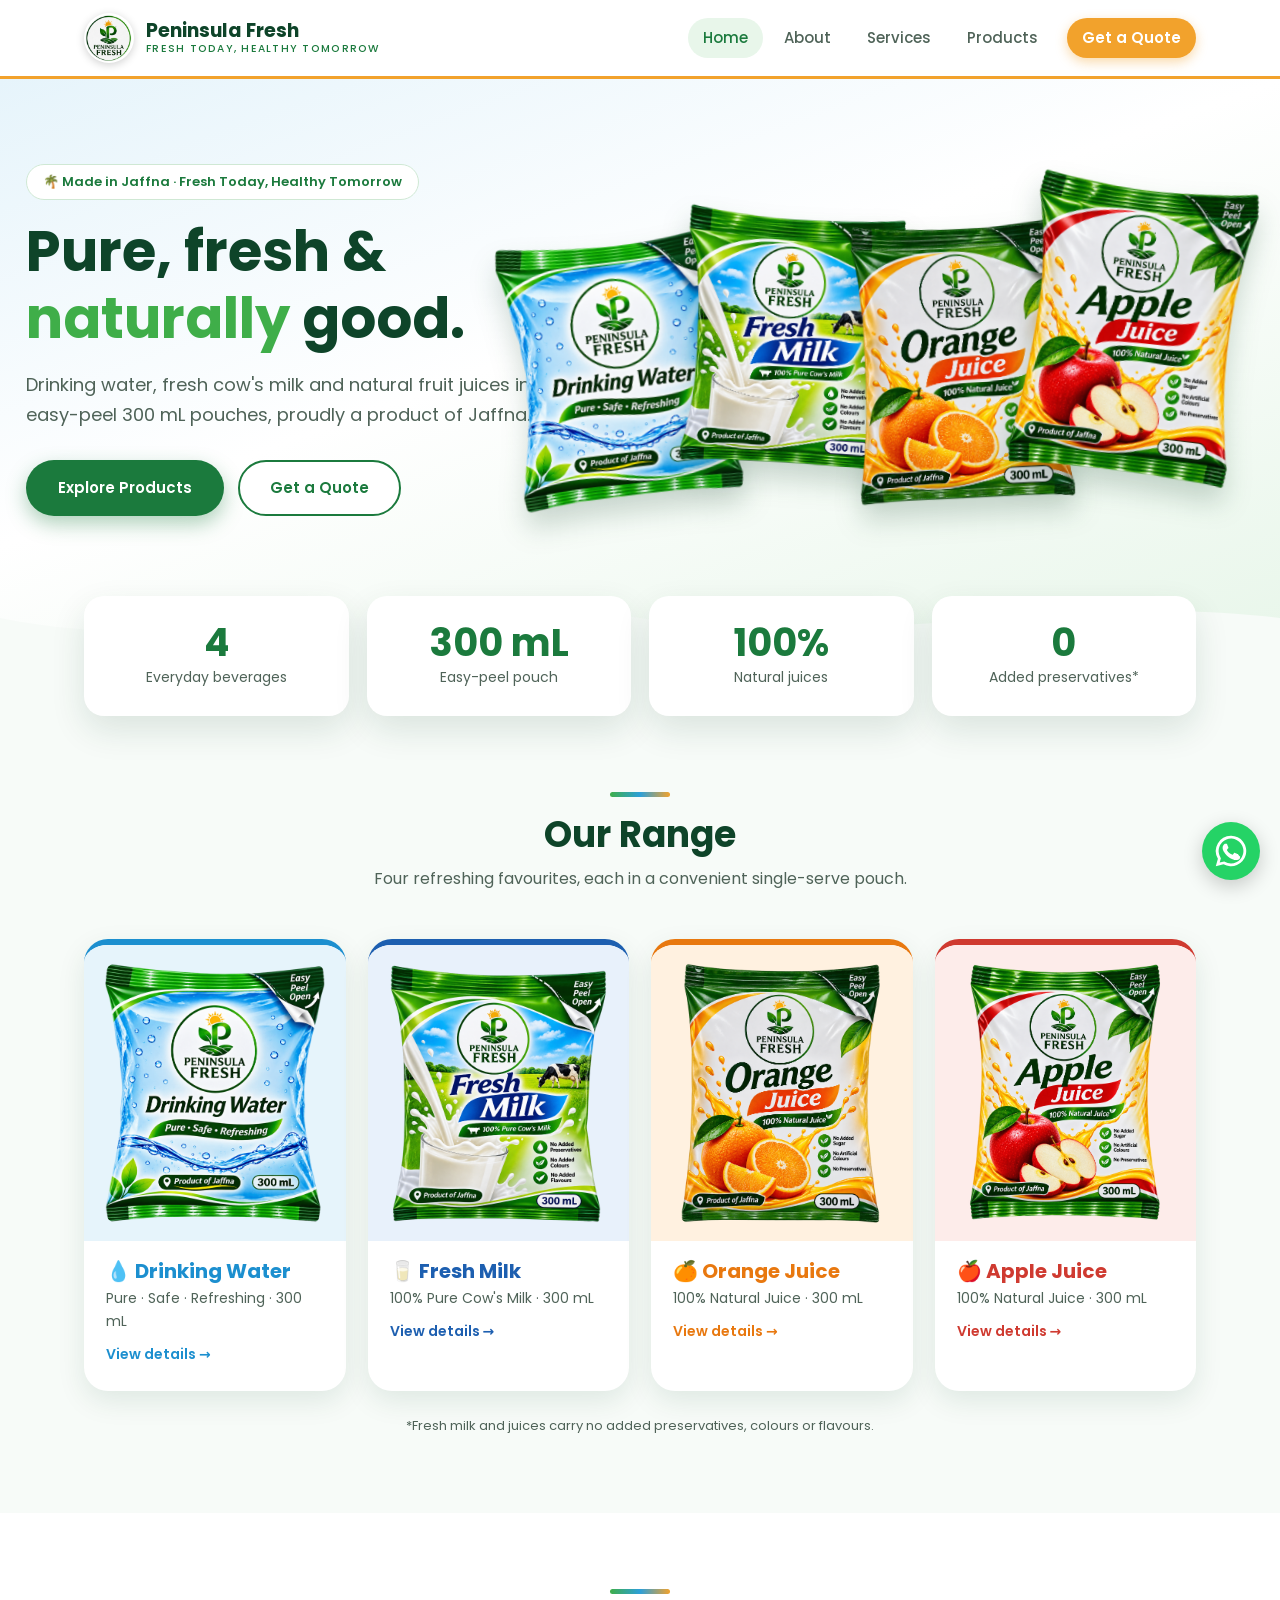
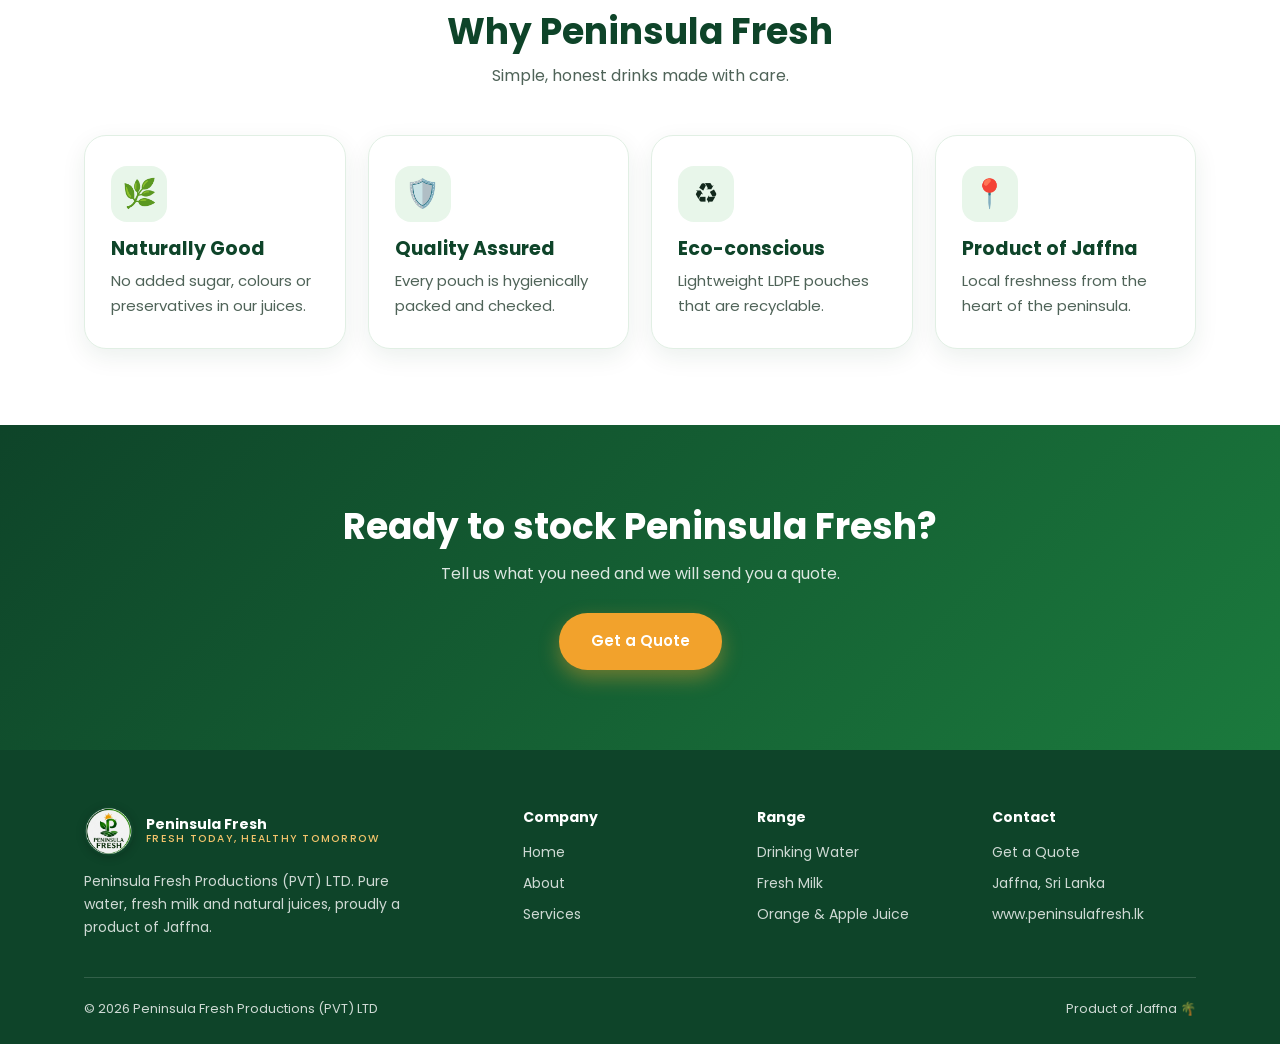
<file: index.html>
<!DOCTYPE html>
<html lang="en">
<head>
  <meta charset="UTF-8">
  <meta name="viewport" content="width=device-width, initial-scale=1">
  <title>Pure, fresh & natural drinks | Peninsula Fresh</title>
  <meta name="description" content="Peninsula Fresh drinking water, fresh milk, orange and apple juice. Product of Jaffna.">
  <link rel="icon" href="images/logo.png">
  <link rel="preconnect" href="https://fonts.googleapis.com">
  <link href="https://fonts.googleapis.com/css2?family=Poppins:wght@400;500;600;700&display=swap" rel="stylesheet">
  <link rel="stylesheet" href="style.css">
</head>

<!-- WhatsApp Floating Button -->
<a
  href="https://wa.me/94769988123?text=Hello%20Peninsula%20Fresh"
  class="whatsapp-float"
  target="_blank"
  rel="noopener noreferrer"
  aria-label="Chat with Peninsula Fresh on WhatsApp"
  style="
    position:fixed;
    right:20px;
    bottom:20px;
    width:58px;
    height:58px;
    display:flex;
    align-items:center;
    justify-content:center;
    background:#25D366;
    color:#ffffff;
    border-radius:50%;
    z-index:9999;
    overflow:hidden;
    text-decoration:none;
  "
>
  <svg
    xmlns="http://www.w3.org/2000/svg"
    width="32"
    height="32"
    viewBox="0 0 32 32"
    fill="currentColor"
    aria-hidden="true"
    style="width:32px;height:32px;display:block;flex-shrink:0;"
  >
    <path d="M16 .8A15.2 15.2 0 0 0 2.9 23.7L.8 31.2l7.7-2A15.2 15.2 0 1 0 16 .8Zm0 27.6a12.3 12.3 0 0 1-6.3-1.7l-.5-.3-4.5 1.2 1.2-4.4-.3-.5a12.4 12.4 0 1 1 10.4 5.7Zm6.8-9.3c-.4-.2-2.3-1.1-2.7-1.2-.4-.1-.7-.2-.9.2-.3.4-1.1 1.2-1.3 1.4-.2.2-.5.3-.9.1-.4-.2-1.6-.6-3-1.8-1.1-1-1.8-2.2-2-2.6-.2-.4 0-.6.2-.8l.7-.8c.2-.2.3-.4.4-.7.1-.2.1-.5 0-.7-.1-.2-.9-2.1-1.2-2.9-.3-.7-.6-.6-.9-.6h-.8c-.3 0-.8.1-1.2.6-.4.4-1.6 1.5-1.6 3.7s1.6 4.3 1.8 4.6c.2.3 3.1 4.8 7.5 6.5 1 .4 1.8.6 2.5.8 1.1.3 2.1.2 2.9.2.9-.1 2.3-.9 2.6-1.8.3-.9.3-1.7.2-1.8-.1-.2-.4-.3-.8-.5Z"/>
  </svg>
</a>

<body>

<header class="hdr">
  <div class="wrap">
    <a class="brand" href="index.html">
      <img src="images/logo.png" alt="Peninsula Fresh logo">
      <span>Peninsula Fresh
        <small>Fresh Today, Healthy Tomorrow</small>
      </span>
    </a>

    <button class="mt" aria-label="Menu" aria-expanded="false">
      <span></span><span></span><span></span>
    </button>

    <nav class="nav">
      <a href="index.html" class="on">Home</a>
      <a href="about.html">About</a>
      <a href="services.html">Services</a>
      <a href="products.html">Products</a>
      <a href="contact.html" class="cta">Get a Quote</a>
    </nav>
  </div>
</header>

<!-- HOME HERO SECTION -->
<div class="hero">
  <div class="bub">
    <span style="--l:6%;--s:18px;--d:11s"></span>
    <span style="--l:18%;--s:10px;--d:14s"></span>
    <span style="--l:30%;--s:24px;--d:12s"></span>
    <span style="--l:44%;--s:12px;--d:16s"></span>
    <span style="--l:58%;--s:20px;--d:10s"></span>
    <span style="--l:70%;--s:9px;--d:15s"></span>
    <span style="--l:82%;--s:26px;--d:13s"></span>
    <span style="--l:92%;--s:14px;--d:17s"></span>
  </div>

  <div class="wrap">
    <div>
      <span class="pill rs">🌴 Made in Jaffna · Fresh Today, Healthy Tomorrow</span>
      <h1 class="rs d1">Pure, fresh &amp; <em>naturally</em> good.</h1>
      <p class="l rs d2">
        Drinking water, fresh cow's milk and natural fruit juices in easy-peel
        300 mL pouches, proudly a product of Jaffna.
      </p>
      <div class="acts rs d3">
        <a class="btn b1" href="products.html">Explore Products</a>
        <a class="btn b2" href="contact.html">Get a Quote</a>
      </div>
    </div>

    <!-- TRANSPARENT FLOATING PRODUCTS -->
    <div class="cluster product-drop">
      <img src="images/water_front.png" alt="water pouch">
      <img src="images/milk_front.png" alt="milk pouch">
      <img src="images/orange_front.png" alt="orange pouch">
      <img src="images/apple_front.png" alt="apple pouch">
    </div>
  </div>

  <div class="wv">
    <svg viewBox="0 0 2880 80" preserveAspectRatio="none">
      <path d="M0 40 C240 90 480 0 720 40 C960 80 1200 10 1440 40 C1680 90 1920 0 2160 40 C2400 80 2640 10 2880 40 V80 H0Z" fill="#f7fbf8"/>
    </svg>
  </div>
</div>

<!-- STATISTICS -->
<div class="wrap">
  <div class="stats">
    <div class="stat">
      <b data-n="4">4</b>
      <span>Everyday beverages</span>
    </div>
    <div class="stat">
      <b data-n="300" data-s=" mL">300 mL</b>
      <span>Easy-peel pouch</span>
    </div>
    <div class="stat">
      <b data-n="100" data-s="%">100%</b>
      <span>Natural juices</span>
    </div>
    <div class="stat">
      <b data-n="0">0</b>
      <span>Added preservatives*</span>
    </div>
  </div>
</div>

<!-- OUR RANGE -->
<section>
  <div class="wrap">
    <div class="sh">
      <div class="bar"></div>
      <h2>Our Range</h2>
      <p>Four refreshing favourites, each in a convenient single-serve pouch.</p>
    </div>

    <div class="grid4">
      <a class="tc" href="products.html#water" style="--ac:#1c8fcf;--al:#e6f4fb">
        <div class="im">
          <img src="images/water_front.png" alt="Drinking Water pouch">
        </div>
        <div class="bd">
          <h3>💧 Drinking Water</h3>
          <p>Pure · Safe · Refreshing · 300 mL</p>
          <span class="go">View details →</span>
        </div>
      </a>

      <a class="tc" href="products.html#milk" style="--ac:#1d5fb0;--al:#e8f1fb">
        <div class="im">
          <img src="images/milk_front.png" alt="Fresh Milk pouch">
        </div>
        <div class="bd">
          <h3>🥛 Fresh Milk</h3>
          <p>100% Pure Cow's Milk · 300 mL</p>
          <span class="go">View details →</span>
        </div>
      </a>

      <a class="tc" href="products.html#orange" style="--ac:#e8780f;--al:#fff1e0">
        <div class="im">
          <img src="images/orange_front.png" alt="Orange Juice pouch">
        </div>
        <div class="bd">
          <h3>🍊 Orange Juice</h3>
          <p>100% Natural Juice · 300 mL</p>
          <span class="go">View details →</span>
        </div>
      </a>

      <a class="tc" href="products.html#apple" style="--ac:#cf3a30;--al:#fdecea">
        <div class="im">
          <img src="images/apple_front.png" alt="Apple Juice pouch">
        </div>
        <div class="bd">
          <h3>🍎 Apple Juice</h3>
          <p>100% Natural Juice · 300 mL</p>
          <span class="go">View details →</span>
        </div>
      </a>
    </div>

    <p style="text-align:center;font-size:13px;color:var(--mut);margin-top:24px">
      *Fresh milk and juices carry no added preservatives, colours or flavours.
    </p>
  </div>
</section>

<!-- WHY PENINSULA FRESH -->
<section class="alt">
  <div class="wrap">
    <div class="sh">
      <div class="bar"></div>
      <h2>Why Peninsula Fresh</h2>
      <p>Simple, honest drinks made with care.</p>
    </div>

    <div class="grid4">
      <div class="card">
        <div class="ic">🌿</div>
        <h3>Naturally Good</h3>
        <p>No added sugar, colours or preservatives in our juices.</p>
      </div>

      <div class="card">
        <div class="ic">🛡️</div>
        <h3>Quality Assured</h3>
        <p>Every pouch is hygienically packed and checked.</p>
      </div>

      <div class="card">
        <div class="ic">♻️</div>
        <h3>Eco-conscious</h3>
        <p>Lightweight LDPE pouches that are recyclable.</p>
      </div>

      <div class="card">
        <div class="ic">📍</div>
        <h3>Product of Jaffna</h3>
        <p>Local freshness from the heart of the peninsula.</p>
      </div>
    </div>
  </div>
</section>

<!-- CALL TO ACTION -->
<section class="cta">
  <div class="wrap">
    <h2>Ready to stock Peninsula Fresh?</h2>
    <p>Tell us what you need and we will send you a quote.</p>
    <a class="btn b3" href="contact.html">Get a Quote</a>
  </div>
</section>

<!-- FOOTER -->
<footer class="ft">
  <div class="wrap">
    <div class="fg">
      <div>
        <a class="brand" href="index.html">
          <img src="images/logo.png" alt="Peninsula Fresh logo">
          <span>Peninsula Fresh
            <small>Fresh Today, Healthy Tomorrow</small>
          </span>
        </a>
        <p style="margin-top:14px;max-width:320px">
          Peninsula Fresh Productions (PVT) LTD. Pure water, fresh milk and
          natural juices, proudly a product of Jaffna.
        </p>
      </div>

      <div>
        <h4>Company</h4>
        <a href="index.html">Home</a>
        <a href="about.html">About</a>
        <a href="services.html">Services</a>
      </div>

      <div>
        <h4>Range</h4>
        <a href="products.html">Drinking Water</a>
        <a href="products.html">Fresh Milk</a>
        <a href="products.html">Orange &amp; Apple Juice</a>
      </div>

      <div>
        <h4>Contact</h4>
        <a href="contact.html">Get a Quote</a>
        <p>Jaffna, Sri Lanka</p>
        <p>www.peninsulafresh.lk</p>
      </div>
    </div>

    <div class="fb">
      <span>© <span class="yr">2026</span> Peninsula Fresh Productions (PVT) LTD</span>
      <span>Product of Jaffna 🌴</span>
    </div>
  </div>
</footer>

<script src="script.js"></script>
</body>
</html>
</file>
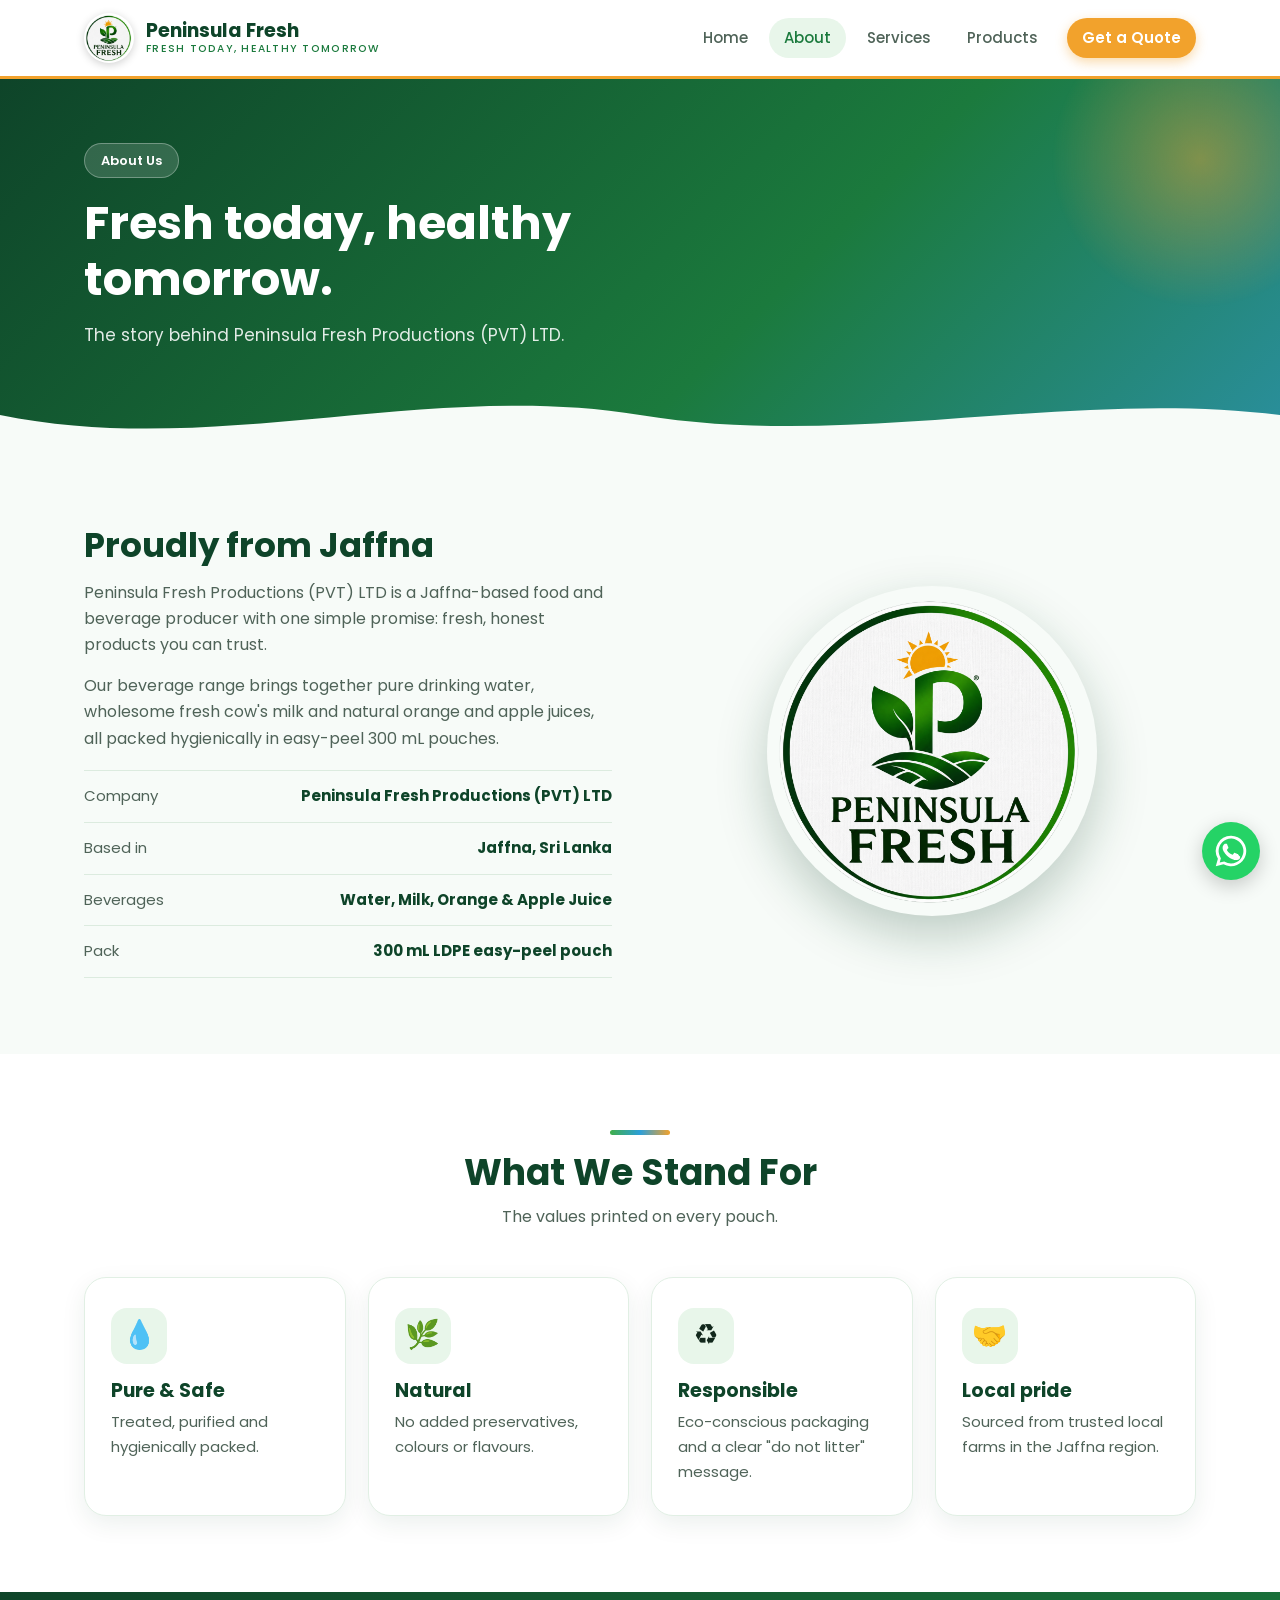
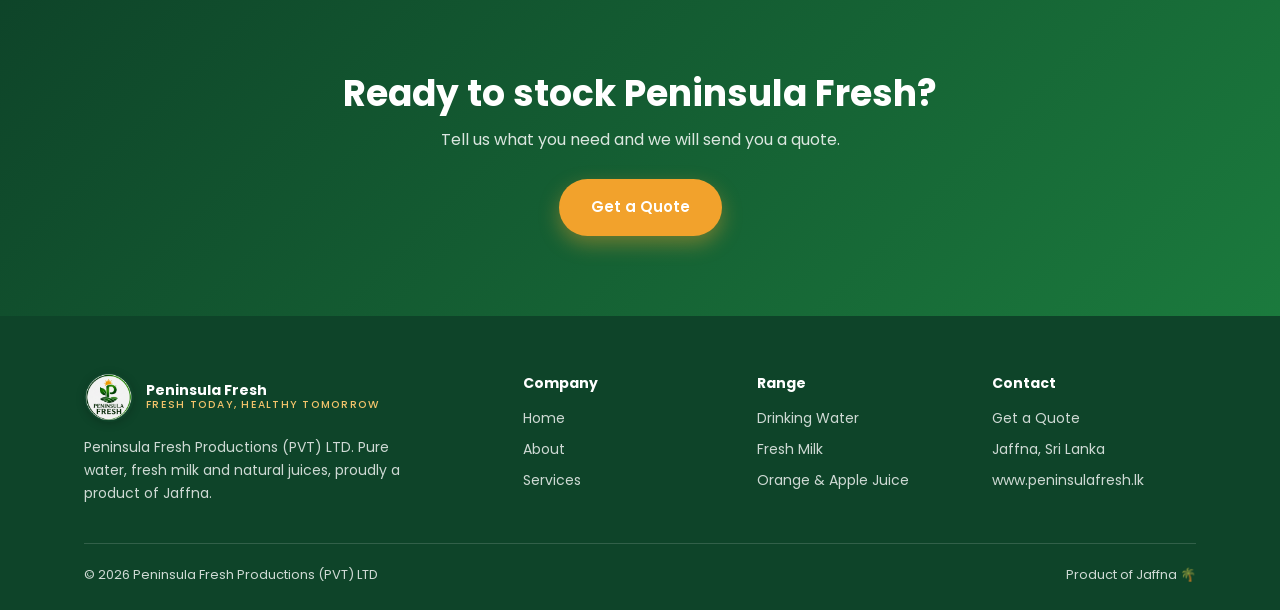
<file: about.html>
<!DOCTYPE html>
<html lang="en"><head><meta charset="UTF-8"><meta name="viewport" content="width=device-width,initial-scale=1">
<title>About | Peninsula Fresh</title><meta name="description" content="About Peninsula Fresh Productions (PVT) LTD, Jaffna.">
<link rel="icon" href="images/logo.png"><link rel="preconnect" href="https://fonts.googleapis.com"><link href="https://fonts.googleapis.com/css2?family=Poppins:wght@400;500;600;700&display=swap" rel="stylesheet">
<link rel="stylesheet" href="style.css"></head>
<!-- WhatsApp Floating Button -->
<a
  href="https://wa.me/94769988123?text=Hello%20Peninsula%20Fresh"
  class="whatsapp-float"
  target="_blank"
  rel="noopener noreferrer"
  aria-label="Chat with Peninsula Fresh on WhatsApp"
  style="
    position:fixed;
    right:20px;
    bottom:20px;
    width:58px;
    height:58px;
    display:flex;
    align-items:center;
    justify-content:center;
    background:#25D366;
    color:#ffffff;
    border-radius:50%;
    z-index:9999;
    overflow:hidden;
    text-decoration:none;
  "
>
  <svg
    xmlns="http://www.w3.org/2000/svg"
    width="32"
    height="32"
    viewBox="0 0 32 32"
    fill="currentColor"
    aria-hidden="true"
    style="width:32px;height:32px;display:block;flex-shrink:0;"
  >
    <path d="M16 .8A15.2 15.2 0 0 0 2.9 23.7L.8 31.2l7.7-2A15.2 15.2 0 1 0 16 .8Zm0 27.6a12.3 12.3 0 0 1-6.3-1.7l-.5-.3-4.5 1.2 1.2-4.4-.3-.5a12.4 12.4 0 1 1 10.4 5.7Zm6.8-9.3c-.4-.2-2.3-1.1-2.7-1.2-.4-.1-.7-.2-.9.2-.3.4-1.1 1.2-1.3 1.4-.2.2-.5.3-.9.1-.4-.2-1.6-.6-3-1.8-1.1-1-1.8-2.2-2-2.6-.2-.4 0-.6.2-.8l.7-.8c.2-.2.3-.4.4-.7.1-.2.1-.5 0-.7-.1-.2-.9-2.1-1.2-2.9-.3-.7-.6-.6-.9-.6h-.8c-.3 0-.8.1-1.2.6-.4.4-1.6 1.5-1.6 3.7s1.6 4.3 1.8 4.6c.2.3 3.1 4.8 7.5 6.5 1 .4 1.8.6 2.5.8 1.1.3 2.1.2 2.9.2.9-.1 2.3-.9 2.6-1.8.3-.9.3-1.7.2-1.8-.1-.2-.4-.3-.8-.5Z"/>
  </svg>
</a>

<body>
<header class="hdr"><div class="wrap"><a class="brand" href="index.html"><img src="images/logo.png" alt="Peninsula Fresh logo"><span>Peninsula Fresh<small>Fresh Today, Healthy Tomorrow</small></span></a>
<button class="mt" aria-label="Menu" aria-expanded="false"><span></span><span></span><span></span></button><nav class="nav"><a href="index.html">Home</a><a href="about.html" class=on>About</a><a href="services.html">Services</a><a href="products.html">Products</a><a href="contact.html" class="cta">Get a Quote</a></nav></div></header>
<div class="ph"><div class="wrap"><span class="pill">About Us</span><h1>Fresh today, healthy tomorrow.</h1><p>The story behind Peninsula Fresh Productions (PVT) LTD.</p></div><div class="wv"><svg viewBox="0 0 2880 80" preserveAspectRatio="none"><path d="M0 40 C240 90 480 0 720 40 C960 80 1200 10 1440 40 C1680 90 1920 0 2160 40 C2400 80 2640 10 2880 40 V80 H0Z" fill="#f7fbf8"/></svg></div></div><section><div class="wrap"><div class="two"><div><h2>Proudly from Jaffna</h2><p>Peninsula Fresh Productions (PVT) LTD is a Jaffna-based food and beverage producer with one simple promise: fresh, honest products you can trust.</p><p>Our beverage range brings together pure drinking water, wholesome fresh cow's milk and natural orange and apple juices, all packed hygienically in easy-peel 300 mL pouches.</p>
<div class="facts"><div><span>Company</span><b>Peninsula Fresh Productions (PVT) LTD</b></div><div><span>Based in</span><b>Jaffna, Sri Lanka</b></div><div><span>Beverages</span><b>Water, Milk, Orange &amp; Apple Juice</b></div><div><span>Pack</span><b>300 mL LDPE easy-peel pouch</b></div></div></div><div><img class="logo-big" src="images/logo.png" alt="Peninsula Fresh logo"></div></div></div></section>
<section class="alt"><div class="wrap"><div class="sh"><div class="bar"></div><h2>What We Stand For</h2><p>The values printed on every pouch.</p></div><div class="grid4"><div class="card"><div class="ic">💧</div><h3>Pure &amp; Safe</h3><p>Treated, purified and hygienically packed.</p></div><div class="card"><div class="ic">🌿</div><h3>Natural</h3><p>No added preservatives, colours or flavours.</p></div><div class="card"><div class="ic">♻️</div><h3>Responsible</h3><p>Eco-conscious packaging and a clear "do not litter" message.</p></div><div class="card"><div class="ic">🤝</div><h3>Local pride</h3><p>Sourced from trusted local farms in the Jaffna region.</p></div></div></div></section><section class="cta"><div class="wrap"><h2>Ready to stock Peninsula Fresh?</h2><p>Tell us what you need and we will send you a quote.</p><a class="btn b3" href="contact.html">Get a Quote</a></div></section>
<footer class="ft"><div class="wrap"><div class="fg"><div><a class="brand" href="index.html"><img src="images/logo.png" alt="Peninsula Fresh logo"><span>Peninsula Fresh<small>Fresh Today, Healthy Tomorrow</small></span></a><p style="margin-top:14px;max-width:320px">Peninsula Fresh Productions (PVT) LTD. Pure water, fresh milk and natural juices, proudly a product of Jaffna.</p></div>
<div><h4>Company</h4><a href="index.html">Home</a><a href="about.html">About</a><a href="services.html">Services</a></div>
<div><h4>Range</h4><a href="products.html">Drinking Water</a><a href="products.html">Fresh Milk</a><a href="products.html">Orange &amp; Apple Juice</a></div>
<div><h4>Contact</h4><a href="contact.html">Get a Quote</a><p>Jaffna, Sri Lanka</p><p>www.peninsulafresh.lk</p></div></div>
<div class="fb"><span>© <span class="yr">2026</span> Peninsula Fresh Productions (PVT) LTD</span><span>Product of Jaffna 🌴</span></div></div></footer>
<script src="script.js"></script></body></html>
</file>
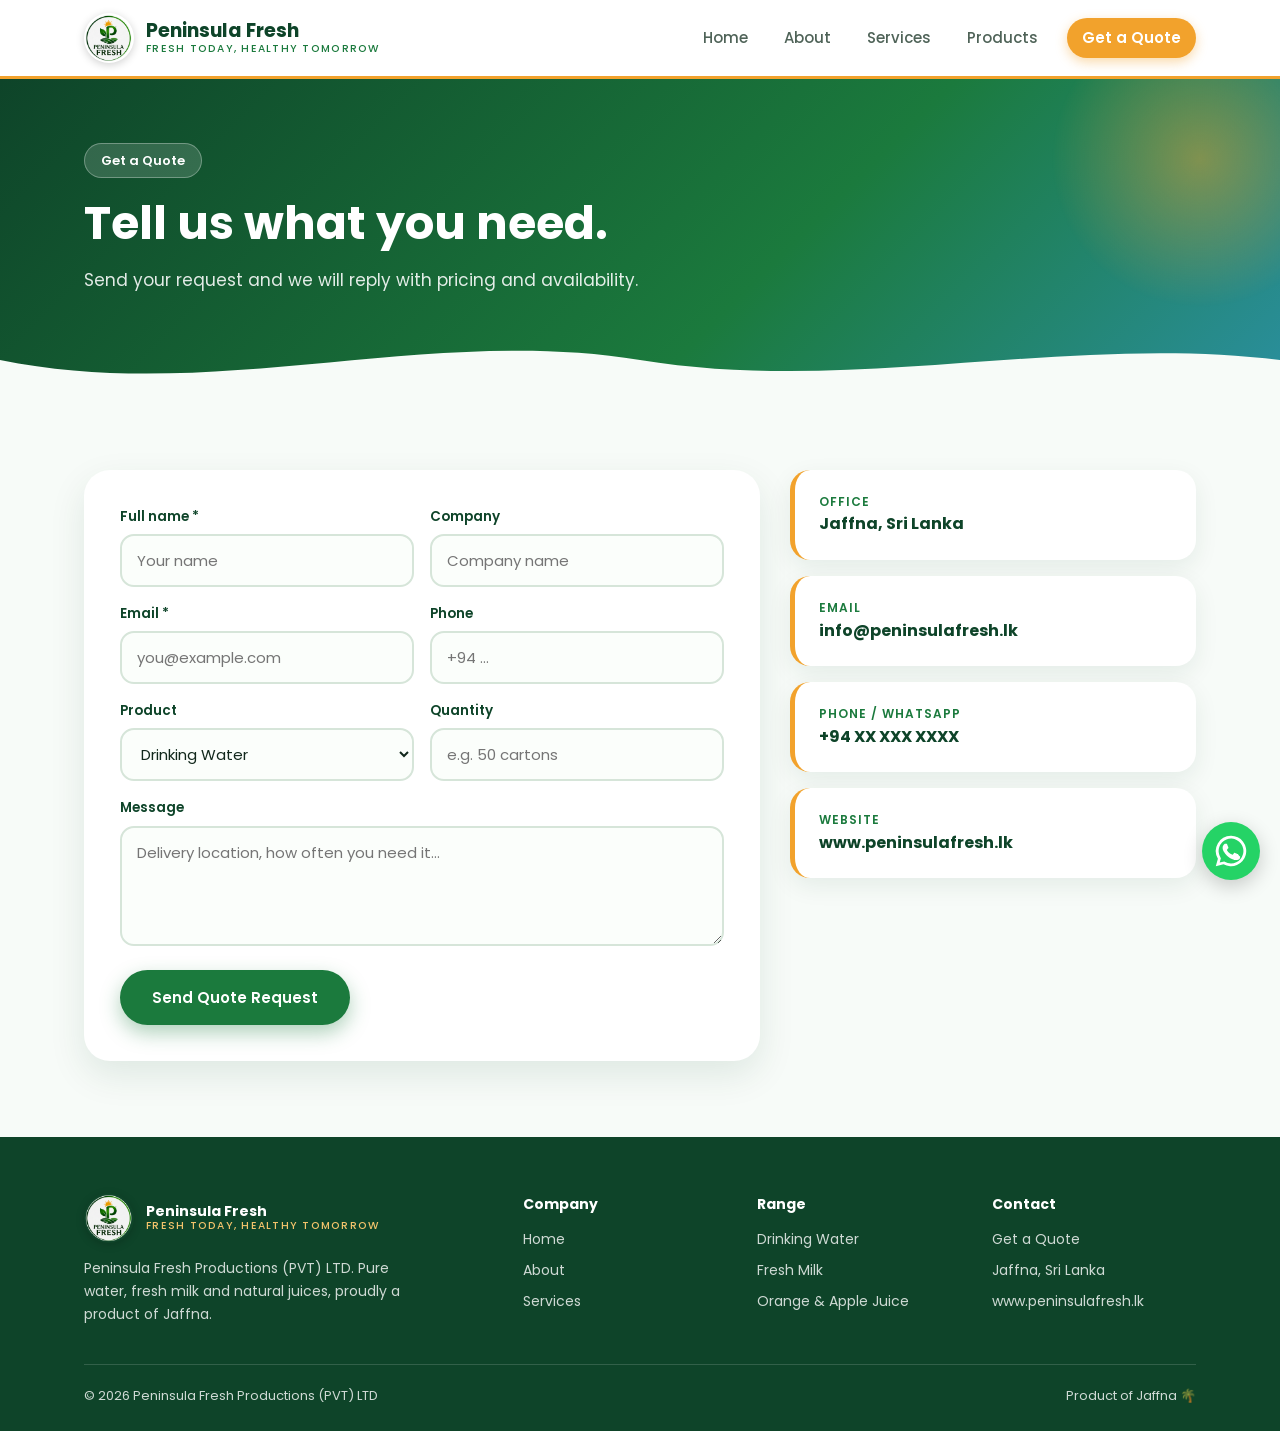
<file: contact.html>
<!DOCTYPE html>
<html lang="en"><head><meta charset="UTF-8"><meta name="viewport" content="width=device-width,initial-scale=1">
<title>Get a Quote | Peninsula Fresh</title><meta name="description" content="Request a quote for Peninsula Fresh beverages.">
<link rel="icon" href="images/logo.png"><link rel="preconnect" href="https://fonts.googleapis.com"><link href="https://fonts.googleapis.com/css2?family=Poppins:wght@400;500;600;700&display=swap" rel="stylesheet">
<link rel="stylesheet" href="style.css"></head>
<!-- WhatsApp Floating Button -->
<a
  href="https://wa.me/94769988123?text=Hello%20Peninsula%20Fresh"
  class="whatsapp-float"
  target="_blank"
  rel="noopener noreferrer"
  aria-label="Chat with Peninsula Fresh on WhatsApp"
  style="
    position:fixed;
    right:20px;
    bottom:20px;
    width:58px;
    height:58px;
    display:flex;
    align-items:center;
    justify-content:center;
    background:#25D366;
    color:#ffffff;
    border-radius:50%;
    z-index:9999;
    overflow:hidden;
    text-decoration:none;
  "
>
  <svg
    xmlns="http://www.w3.org/2000/svg"
    width="32"
    height="32"
    viewBox="0 0 32 32"
    fill="currentColor"
    aria-hidden="true"
    style="width:32px;height:32px;display:block;flex-shrink:0;"
  >
    <path d="M16 .8A15.2 15.2 0 0 0 2.9 23.7L.8 31.2l7.7-2A15.2 15.2 0 1 0 16 .8Zm0 27.6a12.3 12.3 0 0 1-6.3-1.7l-.5-.3-4.5 1.2 1.2-4.4-.3-.5a12.4 12.4 0 1 1 10.4 5.7Zm6.8-9.3c-.4-.2-2.3-1.1-2.7-1.2-.4-.1-.7-.2-.9.2-.3.4-1.1 1.2-1.3 1.4-.2.2-.5.3-.9.1-.4-.2-1.6-.6-3-1.8-1.1-1-1.8-2.2-2-2.6-.2-.4 0-.6.2-.8l.7-.8c.2-.2.3-.4.4-.7.1-.2.1-.5 0-.7-.1-.2-.9-2.1-1.2-2.9-.3-.7-.6-.6-.9-.6h-.8c-.3 0-.8.1-1.2.6-.4.4-1.6 1.5-1.6 3.7s1.6 4.3 1.8 4.6c.2.3 3.1 4.8 7.5 6.5 1 .4 1.8.6 2.5.8 1.1.3 2.1.2 2.9.2.9-.1 2.3-.9 2.6-1.8.3-.9.3-1.7.2-1.8-.1-.2-.4-.3-.8-.5Z"/>
  </svg>
</a>
<body>
<header class="hdr"><div class="wrap"><a class="brand" href="index.html"><img src="images/logo.png" alt="Peninsula Fresh logo"><span>Peninsula Fresh<small>Fresh Today, Healthy Tomorrow</small></span></a>
<button class="mt" aria-label="Menu" aria-expanded="false"><span></span><span></span><span></span></button><nav class="nav"><a href="index.html">Home</a><a href="about.html">About</a><a href="services.html">Services</a><a href="products.html">Products</a><a href="contact.html" class="cta on">Get a Quote</a></nav></div></header>
<div class="ph"><div class="wrap"><span class="pill">Get a Quote</span><h1>Tell us what you need.</h1><p>Send your request and we will reply with pricing and availability.</p></div><div class="wv"><svg viewBox="0 0 2880 80" preserveAspectRatio="none"><path d="M0 40 C240 90 480 0 720 40 C960 80 1200 10 1440 40 C1680 90 1920 0 2160 40 C2400 80 2640 10 2880 40 V80 H0Z" fill="#f7fbf8"/></svg></div></div><section><div class="wrap"><div class="cg"><form class="fm" id="quote" novalidate><div class="fr"><div class="fd"><label for="name">Full name *</label><input id="name" placeholder="Your name"></div><div class="fd"><label for="company">Company</label><input id="company" placeholder="Company name"></div></div>
<div class="fr"><div class="fd"><label for="email">Email *</label><input id="email" type="email" placeholder="you@example.com"></div><div class="fd"><label for="phone">Phone</label><input id="phone" placeholder="+94 ..."></div></div>
<div class="fr"><div class="fd"><label for="product">Product</label><select id="product"><option>Drinking Water</option><option>Fresh Milk</option><option>Orange Juice</option><option>Apple Juice</option><option>Several products</option></select></div><div class="fd"><label for="qty">Quantity</label><input id="qty" placeholder="e.g. 50 cartons"></div></div>
<div class="fd"><label for="message">Message</label><textarea id="message" placeholder="Delivery location, how often you need it..."></textarea></div>
<div class="acts"><button class="btn b1" type="submit">Send Quote Request</button><button class="btn b2" type="button" id="wa">Send on WhatsApp</button></div><div class="msg" role="status"></div></form>
<div class="side"><div class="info"><small>Office</small><b>Jaffna, Sri Lanka</b></div><div class="info"><small>Email</small><b>info@peninsulafresh.lk</b></div><div class="info"><small>Phone / WhatsApp</small><b>+94 XX XXX XXXX</b></div><div class="info"><small>Website</small><b>www.peninsulafresh.lk</b></div></div></div></div></section>
<footer class="ft"><div class="wrap"><div class="fg"><div><a class="brand" href="index.html"><img src="images/logo.png" alt="Peninsula Fresh logo"><span>Peninsula Fresh<small>Fresh Today, Healthy Tomorrow</small></span></a><p style="margin-top:14px;max-width:320px">Peninsula Fresh Productions (PVT) LTD. Pure water, fresh milk and natural juices, proudly a product of Jaffna.</p></div>
<div><h4>Company</h4><a href="index.html">Home</a><a href="about.html">About</a><a href="services.html">Services</a></div>
<div><h4>Range</h4><a href="products.html">Drinking Water</a><a href="products.html">Fresh Milk</a><a href="products.html">Orange &amp; Apple Juice</a></div>
<div><h4>Contact</h4><a href="contact.html">Get a Quote</a><p>Jaffna, Sri Lanka</p><p>www.peninsulafresh.lk</p></div></div>
<div class="fb"><span>© <span class="yr">2026</span> Peninsula Fresh Productions (PVT) LTD</span><span>Product of Jaffna 🌴</span></div></div></footer>
<script src="script.js"></script></body></html>
</file>
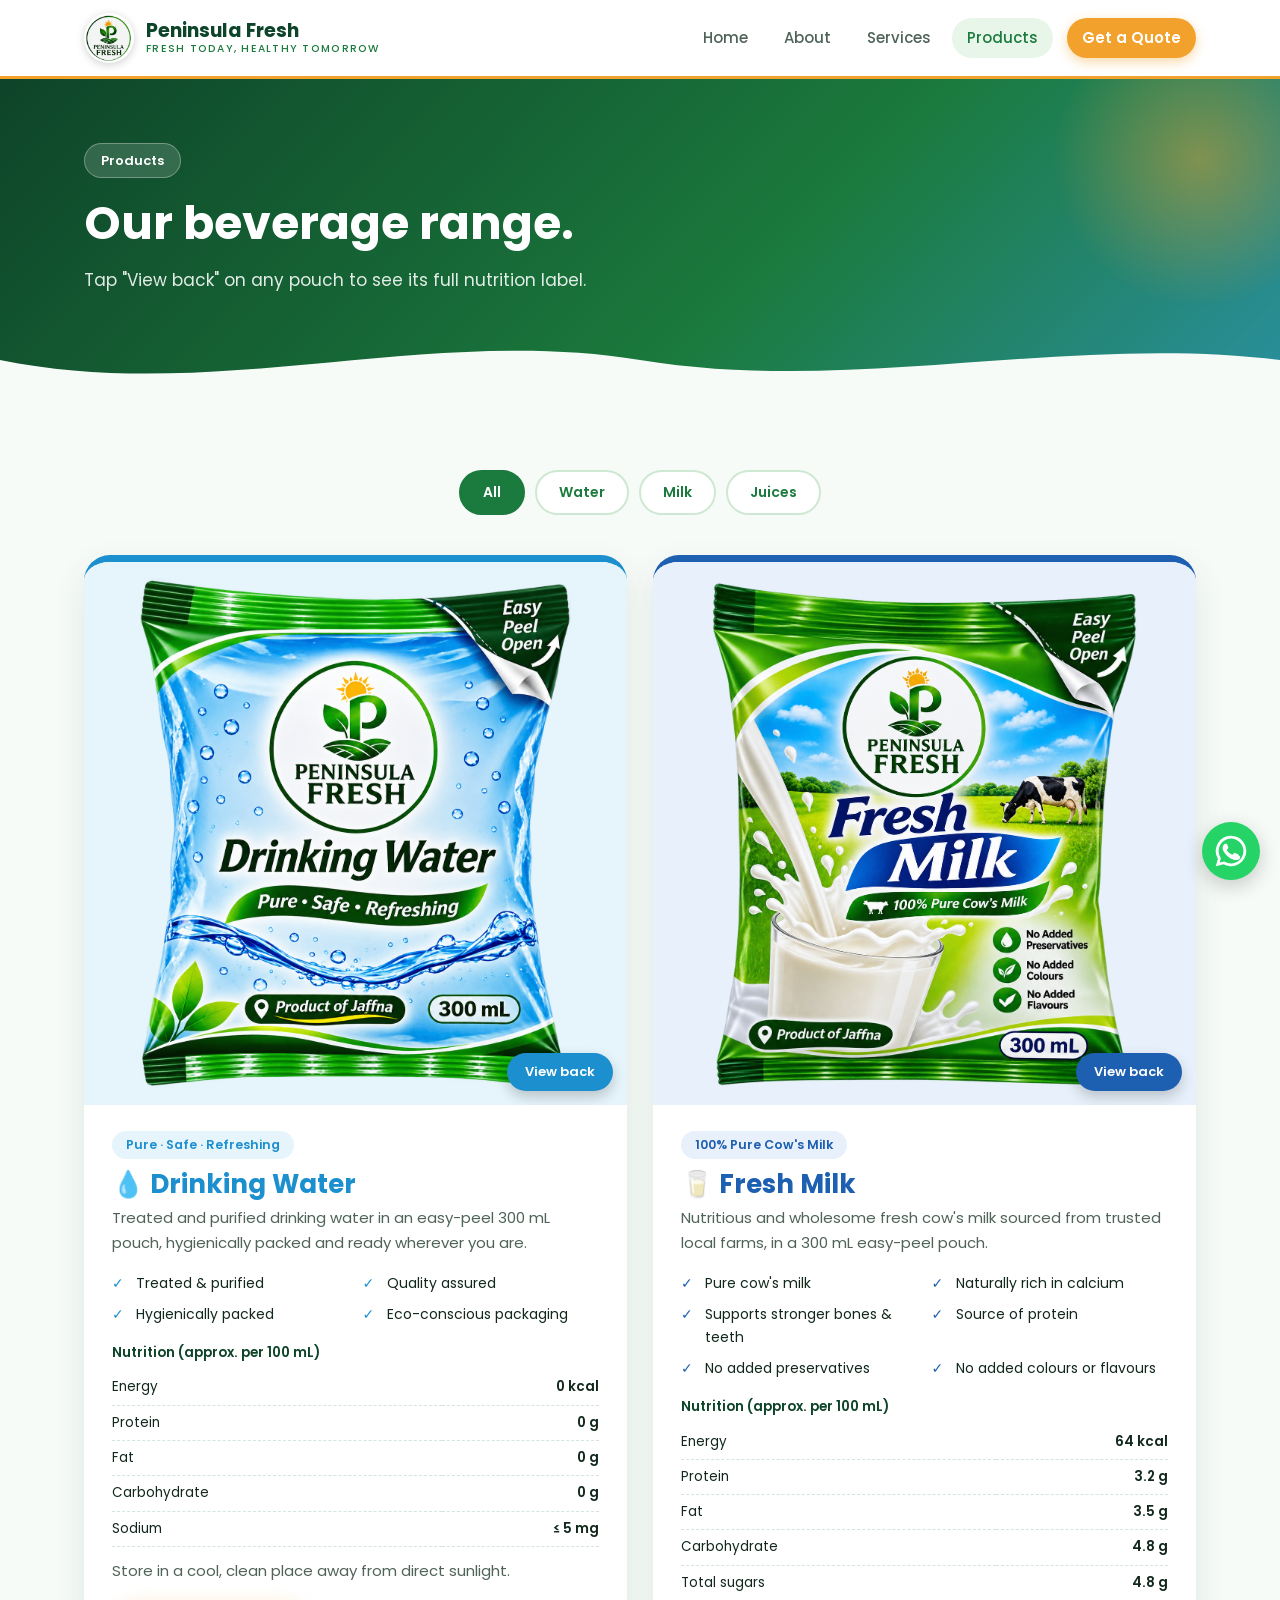
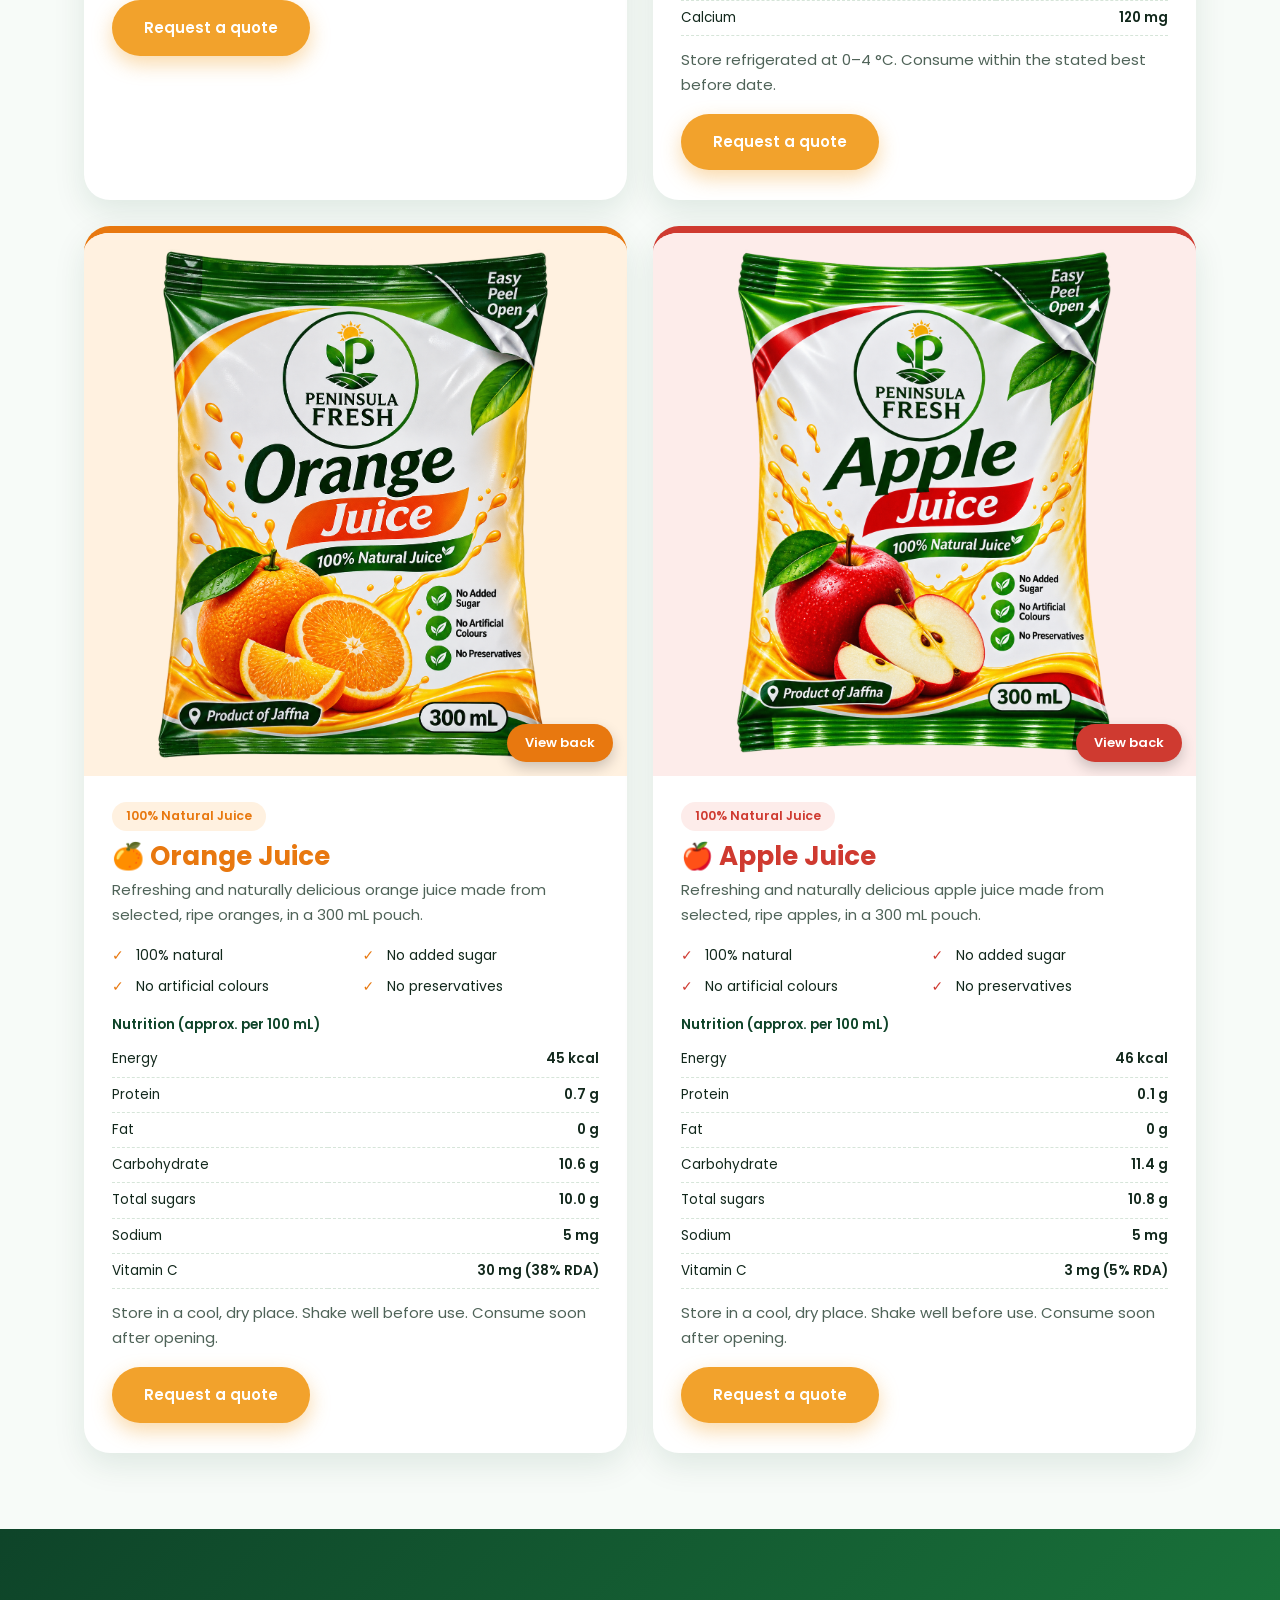
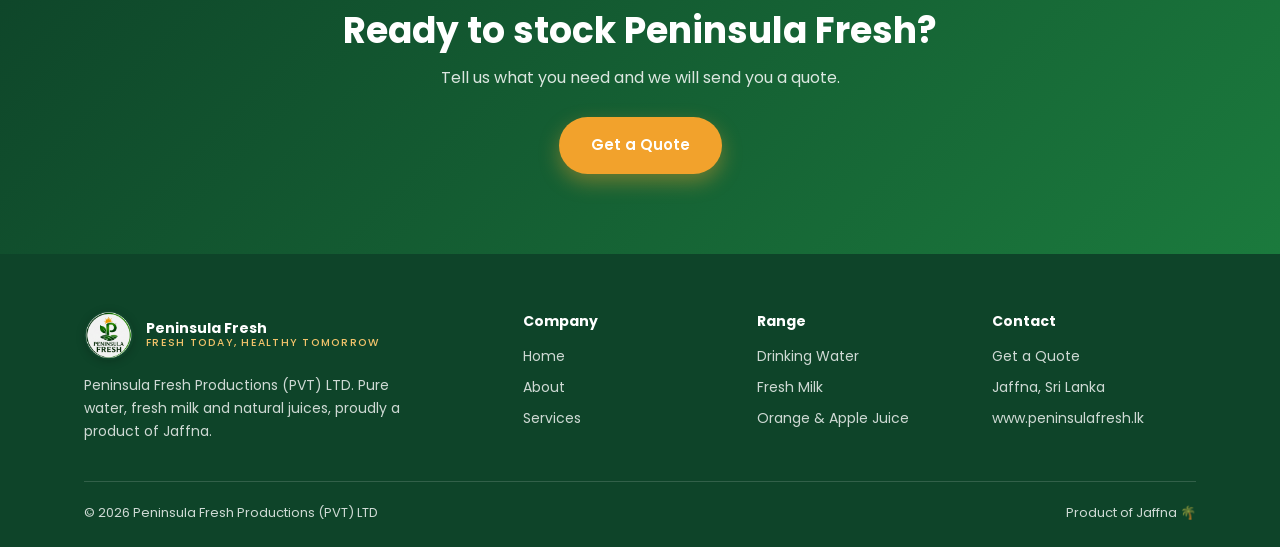
<file: products.html>
<!DOCTYPE html>
<html lang="en"><head><meta charset="UTF-8"><meta name="viewport" content="width=device-width,initial-scale=1">
<title>Products | Peninsula Fresh</title><meta name="description" content="Drinking water, fresh milk, orange juice and apple juice in 300 mL pouches.">
<link rel="icon" href="images/logo.png"><link rel="preconnect" href="https://fonts.googleapis.com"><link href="https://fonts.googleapis.com/css2?family=Poppins:wght@400;500;600;700&display=swap" rel="stylesheet">
<link rel="stylesheet" href="style.css"></head>
<!-- WhatsApp Floating Button -->
<a
  href="https://wa.me/94769988123?text=Hello%20Peninsula%20Fresh"
  class="whatsapp-float"
  target="_blank"
  rel="noopener noreferrer"
  aria-label="Chat with Peninsula Fresh on WhatsApp"
  style="
    position:fixed;
    right:20px;
    bottom:20px;
    width:58px;
    height:58px;
    display:flex;
    align-items:center;
    justify-content:center;
    background:#25D366;
    color:#ffffff;
    border-radius:50%;
    z-index:9999;
    overflow:hidden;
    text-decoration:none;
  "
>
  <svg
    xmlns="http://www.w3.org/2000/svg"
    width="32"
    height="32"
    viewBox="0 0 32 32"
    fill="currentColor"
    aria-hidden="true"
    style="width:32px;height:32px;display:block;flex-shrink:0;"
  >
    <path d="M16 .8A15.2 15.2 0 0 0 2.9 23.7L.8 31.2l7.7-2A15.2 15.2 0 1 0 16 .8Zm0 27.6a12.3 12.3 0 0 1-6.3-1.7l-.5-.3-4.5 1.2 1.2-4.4-.3-.5a12.4 12.4 0 1 1 10.4 5.7Zm6.8-9.3c-.4-.2-2.3-1.1-2.7-1.2-.4-.1-.7-.2-.9.2-.3.4-1.1 1.2-1.3 1.4-.2.2-.5.3-.9.1-.4-.2-1.6-.6-3-1.8-1.1-1-1.8-2.2-2-2.6-.2-.4 0-.6.2-.8l.7-.8c.2-.2.3-.4.4-.7.1-.2.1-.5 0-.7-.1-.2-.9-2.1-1.2-2.9-.3-.7-.6-.6-.9-.6h-.8c-.3 0-.8.1-1.2.6-.4.4-1.6 1.5-1.6 3.7s1.6 4.3 1.8 4.6c.2.3 3.1 4.8 7.5 6.5 1 .4 1.8.6 2.5.8 1.1.3 2.1.2 2.9.2.9-.1 2.3-.9 2.6-1.8.3-.9.3-1.7.2-1.8-.1-.2-.4-.3-.8-.5Z"/>
  </svg>
</a>

<body>
<header class="hdr"><div class="wrap"><a class="brand" href="index.html"><img src="images/logo.png" alt="Peninsula Fresh logo"><span>Peninsula Fresh<small>Fresh Today, Healthy Tomorrow</small></span></a>
<button class="mt" aria-label="Menu" aria-expanded="false"><span></span><span></span><span></span></button><nav class="nav"><a href="index.html">Home</a><a href="about.html">About</a><a href="services.html">Services</a><a href="products.html" class=on>Products</a><a href="contact.html" class="cta">Get a Quote</a></nav></div></header>
<div class="ph"><div class="wrap"><span class="pill">Products</span><h1>Our beverage range.</h1><p>Tap "View back" on any pouch to see its full nutrition label.</p></div><div class="wv"><svg viewBox="0 0 2880 80" preserveAspectRatio="none"><path d="M0 40 C240 90 480 0 720 40 C960 80 1200 10 1440 40 C1680 90 1920 0 2160 40 C2400 80 2640 10 2880 40 V80 H0Z" fill="#f7fbf8"/></svg></div></div><section><div class="wrap"><div class="tabs"><button class="on" data-f="all">All</button><button data-f="water">Water</button><button data-f="milk">Milk</button><button data-f="juice">Juices</button></div><div class="grid2"><article class="pc" id="water" data-c="water" style="--ac:#1c8fcf;--al:#e6f4fb"><div class="pi"><img class="f" src="images/water_front.png" alt="Drinking Water pouch front"><img class="b" src="images/water_back.png" alt="Drinking Water pouch back"><button class="flip" type="button">View back</button></div>
<div class="pb"><span class="chip">Pure · Safe · Refreshing</span><h3>💧 Drinking Water</h3><p>Treated and purified drinking water in an easy-peel 300 mL pouch, hygienically packed and ready wherever you are.</p><ul class="tk"><li>Treated & purified</li><li>Quality assured</li><li>Hygienically packed</li><li>Eco-conscious packaging</li></ul><table class="nt"><caption>Nutrition (approx. per 100 mL)</caption><tr><td>Energy</td><td>0 kcal</td></tr><tr><td>Protein</td><td>0 g</td></tr><tr><td>Fat</td><td>0 g</td></tr><tr><td>Carbohydrate</td><td>0 g</td></tr><tr><td>Sodium</td><td>≤ 5 mg</td></tr></table><p class="st">Store in a cool, clean place away from direct sunlight.</p><a class="btn b3" href="contact.html?product=Drinking%20Water">Request a quote</a></div></article><article class="pc" id="milk" data-c="milk" style="--ac:#1d5fb0;--al:#e8f1fb"><div class="pi"><img class="f" src="images/milk_front.png" alt="Fresh Milk pouch front"><img class="b" src="images/milk_back.png" alt="Fresh Milk pouch back"><button class="flip" type="button">View back</button></div>
<div class="pb"><span class="chip">100% Pure Cow's Milk</span><h3>🥛 Fresh Milk</h3><p>Nutritious and wholesome fresh cow's milk sourced from trusted local farms, in a 300 mL easy-peel pouch.</p><ul class="tk"><li>Pure cow's milk</li><li>Naturally rich in calcium</li><li>Supports stronger bones & teeth</li><li>Source of protein</li><li>No added preservatives</li><li>No added colours or flavours</li></ul><table class="nt"><caption>Nutrition (approx. per 100 mL)</caption><tr><td>Energy</td><td>64 kcal</td></tr><tr><td>Protein</td><td>3.2 g</td></tr><tr><td>Fat</td><td>3.5 g</td></tr><tr><td>Carbohydrate</td><td>4.8 g</td></tr><tr><td>Total sugars</td><td>4.8 g</td></tr><tr><td>Calcium</td><td>120 mg</td></tr></table><p class="st">Store refrigerated at 0–4 °C. Consume within the stated best before date.</p><a class="btn b3" href="contact.html?product=Fresh%20Milk">Request a quote</a></div></article><article class="pc" id="orange" data-c="juice" style="--ac:#e8780f;--al:#fff1e0"><div class="pi"><img class="f" src="images/orange_front.png" alt="Orange Juice pouch front"><img class="b" src="images/orange_back.png" alt="Orange Juice pouch back"><button class="flip" type="button">View back</button></div>
<div class="pb"><span class="chip">100% Natural Juice</span><h3>🍊 Orange Juice</h3><p>Refreshing and naturally delicious orange juice made from selected, ripe oranges, in a 300 mL pouch.</p><ul class="tk"><li>100% natural</li><li>No added sugar</li><li>No artificial colours</li><li>No preservatives</li></ul><table class="nt"><caption>Nutrition (approx. per 100 mL)</caption><tr><td>Energy</td><td>45 kcal</td></tr><tr><td>Protein</td><td>0.7 g</td></tr><tr><td>Fat</td><td>0 g</td></tr><tr><td>Carbohydrate</td><td>10.6 g</td></tr><tr><td>Total sugars</td><td>10.0 g</td></tr><tr><td>Sodium</td><td>5 mg</td></tr><tr><td>Vitamin C</td><td>30 mg (38% RDA)</td></tr></table><p class="st">Store in a cool, dry place. Shake well before use. Consume soon after opening.</p><a class="btn b3" href="contact.html?product=Orange%20Juice">Request a quote</a></div></article><article class="pc" id="apple" data-c="juice" style="--ac:#cf3a30;--al:#fdecea"><div class="pi"><img class="f" src="images/apple_front.png" alt="Apple Juice pouch front"><img class="b" src="images/apple_back.png" alt="Apple Juice pouch back"><button class="flip" type="button">View back</button></div>
<div class="pb"><span class="chip">100% Natural Juice</span><h3>🍎 Apple Juice</h3><p>Refreshing and naturally delicious apple juice made from selected, ripe apples, in a 300 mL pouch.</p><ul class="tk"><li>100% natural</li><li>No added sugar</li><li>No artificial colours</li><li>No preservatives</li></ul><table class="nt"><caption>Nutrition (approx. per 100 mL)</caption><tr><td>Energy</td><td>46 kcal</td></tr><tr><td>Protein</td><td>0.1 g</td></tr><tr><td>Fat</td><td>0 g</td></tr><tr><td>Carbohydrate</td><td>11.4 g</td></tr><tr><td>Total sugars</td><td>10.8 g</td></tr><tr><td>Sodium</td><td>5 mg</td></tr><tr><td>Vitamin C</td><td>3 mg (5% RDA)</td></tr></table><p class="st">Store in a cool, dry place. Shake well before use. Consume soon after opening.</p><a class="btn b3" href="contact.html?product=Apple%20Juice">Request a quote</a></div></article></div></div></section><section class="cta"><div class="wrap"><h2>Ready to stock Peninsula Fresh?</h2><p>Tell us what you need and we will send you a quote.</p><a class="btn b3" href="contact.html">Get a Quote</a></div></section>
<footer class="ft"><div class="wrap"><div class="fg"><div><a class="brand" href="index.html"><img src="images/logo.png" alt="Peninsula Fresh logo"><span>Peninsula Fresh<small>Fresh Today, Healthy Tomorrow</small></span></a><p style="margin-top:14px;max-width:320px">Peninsula Fresh Productions (PVT) LTD. Pure water, fresh milk and natural juices, proudly a product of Jaffna.</p></div>
<div><h4>Company</h4><a href="index.html">Home</a><a href="about.html">About</a><a href="services.html">Services</a></div>
<div><h4>Range</h4><a href="products.html">Drinking Water</a><a href="products.html">Fresh Milk</a><a href="products.html">Orange &amp; Apple Juice</a></div>
<div><h4>Contact</h4><a href="contact.html">Get a Quote</a><p>Jaffna, Sri Lanka</p><p>www.peninsulafresh.lk</p></div></div>
<div class="fb"><span>© <span class="yr">2026</span> Peninsula Fresh Productions (PVT) LTD</span><span>Product of Jaffna 🌴</span></div></div></footer>
<script src="script.js"></script></body></html>
</file>
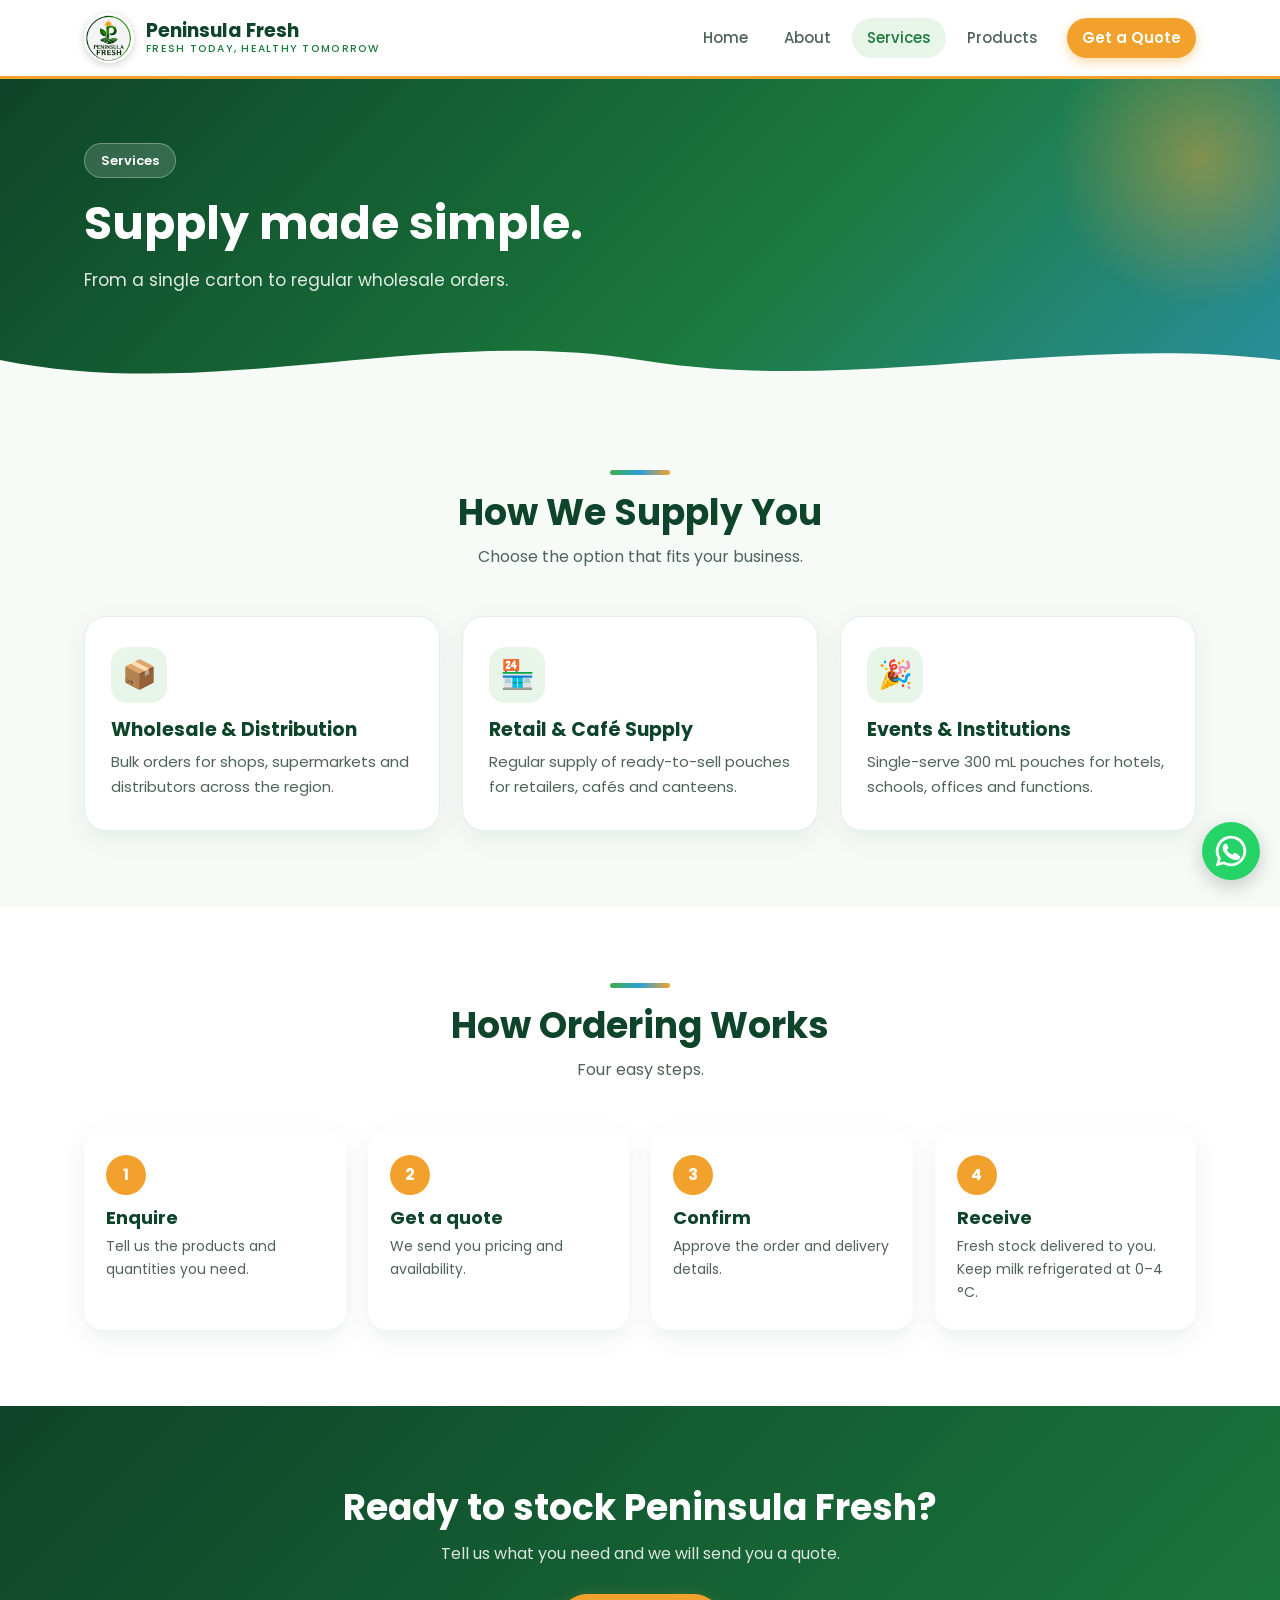
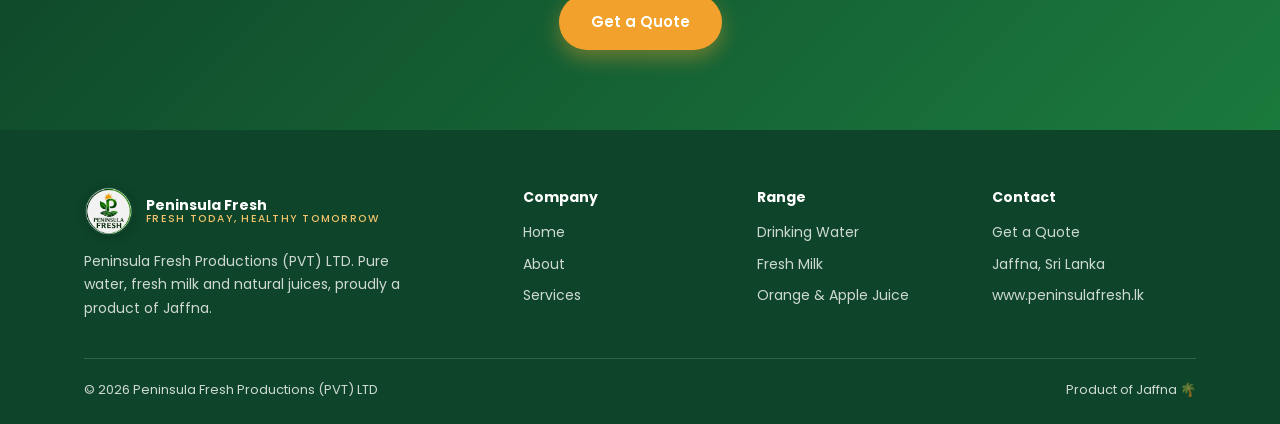
<file: services.html>
<!DOCTYPE html>
<html lang="en"><head><meta charset="UTF-8"><meta name="viewport" content="width=device-width,initial-scale=1">
<title>Services | Peninsula Fresh</title><meta name="description" content="Wholesale, retail and event supply of Peninsula Fresh beverages.">
<link rel="icon" href="images/logo.png"><link rel="preconnect" href="https://fonts.googleapis.com"><link href="https://fonts.googleapis.com/css2?family=Poppins:wght@400;500;600;700&display=swap" rel="stylesheet">
<link rel="stylesheet" href="style.css"></head>
<!-- WhatsApp Floating Button -->
<a
  href="https://wa.me/94769988123?text=Hello%20Peninsula%20Fresh"
  class="whatsapp-float"
  target="_blank"
  rel="noopener noreferrer"
  aria-label="Chat with Peninsula Fresh on WhatsApp"
  style="
    position:fixed;
    right:20px;
    bottom:20px;
    width:58px;
    height:58px;
    display:flex;
    align-items:center;
    justify-content:center;
    background:#25D366;
    color:#ffffff;
    border-radius:50%;
    z-index:9999;
    overflow:hidden;
    text-decoration:none;
  "
>
  <svg
    xmlns="http://www.w3.org/2000/svg"
    width="32"
    height="32"
    viewBox="0 0 32 32"
    fill="currentColor"
    aria-hidden="true"
    style="width:32px;height:32px;display:block;flex-shrink:0;"
  >
    <path d="M16 .8A15.2 15.2 0 0 0 2.9 23.7L.8 31.2l7.7-2A15.2 15.2 0 1 0 16 .8Zm0 27.6a12.3 12.3 0 0 1-6.3-1.7l-.5-.3-4.5 1.2 1.2-4.4-.3-.5a12.4 12.4 0 1 1 10.4 5.7Zm6.8-9.3c-.4-.2-2.3-1.1-2.7-1.2-.4-.1-.7-.2-.9.2-.3.4-1.1 1.2-1.3 1.4-.2.2-.5.3-.9.1-.4-.2-1.6-.6-3-1.8-1.1-1-1.8-2.2-2-2.6-.2-.4 0-.6.2-.8l.7-.8c.2-.2.3-.4.4-.7.1-.2.1-.5 0-.7-.1-.2-.9-2.1-1.2-2.9-.3-.7-.6-.6-.9-.6h-.8c-.3 0-.8.1-1.2.6-.4.4-1.6 1.5-1.6 3.7s1.6 4.3 1.8 4.6c.2.3 3.1 4.8 7.5 6.5 1 .4 1.8.6 2.5.8 1.1.3 2.1.2 2.9.2.9-.1 2.3-.9 2.6-1.8.3-.9.3-1.7.2-1.8-.1-.2-.4-.3-.8-.5Z"/>
  </svg>
</a>

<body>
<header class="hdr"><div class="wrap"><a class="brand" href="index.html"><img src="images/logo.png" alt="Peninsula Fresh logo"><span>Peninsula Fresh<small>Fresh Today, Healthy Tomorrow</small></span></a>
<button class="mt" aria-label="Menu" aria-expanded="false"><span></span><span></span><span></span></button><nav class="nav"><a href="index.html">Home</a><a href="about.html">About</a><a href="services.html" class=on>Services</a><a href="products.html">Products</a><a href="contact.html" class="cta">Get a Quote</a></nav></div></header>
<div class="ph"><div class="wrap"><span class="pill">Services</span><h1>Supply made simple.</h1><p>From a single carton to regular wholesale orders.</p></div><div class="wv"><svg viewBox="0 0 2880 80" preserveAspectRatio="none"><path d="M0 40 C240 90 480 0 720 40 C960 80 1200 10 1440 40 C1680 90 1920 0 2160 40 C2400 80 2640 10 2880 40 V80 H0Z" fill="#f7fbf8"/></svg></div></div><section><div class="wrap"><div class="sh"><div class="bar"></div><h2>How We Supply You</h2><p>Choose the option that fits your business.</p></div><div class="grid3"><div class="card"><div class="ic">📦</div><h3>Wholesale &amp; Distribution</h3><p>Bulk orders for shops, supermarkets and distributors across the region.</p></div><div class="card"><div class="ic">🏪</div><h3>Retail &amp; Café Supply</h3><p>Regular supply of ready-to-sell pouches for retailers, cafés and canteens.</p></div><div class="card"><div class="ic">🎉</div><h3>Events &amp; Institutions</h3><p>Single-serve 300 mL pouches for hotels, schools, offices and functions.</p></div></div></div></section>
<section class="alt"><div class="wrap"><div class="sh"><div class="bar"></div><h2>How Ordering Works</h2><p>Four easy steps.</p></div><div class="steps"><div class="step"><h3>Enquire</h3><p>Tell us the products and quantities you need.</p></div><div class="step"><h3>Get a quote</h3><p>We send you pricing and availability.</p></div><div class="step"><h3>Confirm</h3><p>Approve the order and delivery details.</p></div><div class="step"><h3>Receive</h3><p>Fresh stock delivered to you. Keep milk refrigerated at 0–4 °C.</p></div></div></div></section><section class="cta"><div class="wrap"><h2>Ready to stock Peninsula Fresh?</h2><p>Tell us what you need and we will send you a quote.</p><a class="btn b3" href="contact.html">Get a Quote</a></div></section>
<footer class="ft"><div class="wrap"><div class="fg"><div><a class="brand" href="index.html"><img src="images/logo.png" alt="Peninsula Fresh logo"><span>Peninsula Fresh<small>Fresh Today, Healthy Tomorrow</small></span></a><p style="margin-top:14px;max-width:320px">Peninsula Fresh Productions (PVT) LTD. Pure water, fresh milk and natural juices, proudly a product of Jaffna.</p></div>
<div><h4>Company</h4><a href="index.html">Home</a><a href="about.html">About</a><a href="services.html">Services</a></div>
<div><h4>Range</h4><a href="products.html">Drinking Water</a><a href="products.html">Fresh Milk</a><a href="products.html">Orange &amp; Apple Juice</a></div>
<div><h4>Contact</h4><a href="contact.html">Get a Quote</a><p>Jaffna, Sri Lanka</p><p>www.peninsulafresh.lk</p></div></div>
<div class="fb"><span>© <span class="yr">2026</span> Peninsula Fresh Productions (PVT) LTD</span><span>Product of Jaffna 🌴</span></div></div></footer>
<script src="script.js"></script></body></html>
</file>
<file: style.css>
:root {
  --g9: #0e4429;
  --g7: #1b7a3d;
  --g5: #3fae49;
  --g1: #e8f6ea;
  --bl: #2c9fd9;
  --bl1: #e6f4fb;
  --sun: #f2a22c;
  --red: #d63a2f;
  --ink: #12281c;
  --mut: #4f6358;
  --bg: #f7fbf8;
  --f: 'Poppins','Segoe UI',system-ui,-apple-system,sans-serif;
}

/* GLOBAL */
* {
  box-sizing: border-box;
  margin: 0;
  padding: 0;
}

html {
  scroll-behavior: smooth;
}

body {
  font-family: var(--f);
  color: var(--ink);
  background: var(--bg);
  line-height: 1.65;
  font-size: 16px;
  -webkit-font-smoothing: antialiased;
}

img {
  max-width: 100%;
  display: block;
}

a {
  color: inherit;
  text-decoration: none;
}

.wrap {
  max-width: 1160px;
  margin: 0 auto;
  padding: 0 24px;
}

h1, h2, h3 {
  line-height: 1.2;
  color: var(--g9);
  font-weight: 700;
}

/* =========================================
   HEADER
   ========================================= */

.hdr {
  position: sticky;
  top: 0;
  z-index: 50;
  background: rgba(255,255,255,.94);
  backdrop-filter: blur(8px);
  border-bottom: 3px solid var(--sun);
  transition: box-shadow .2s;
}

.hdr.sc {
  box-shadow: 0 6px 20px rgba(14,68,41,.12);
}

.hdr .wrap {
  display: flex;
  align-items: center;
  justify-content: space-between;
  height: 76px;
  position: relative;
}

.brand {
  display: flex;
  align-items: center;
  gap: 12px;
  font-weight: 700;
  color: var(--g9);
  font-size: 19px;
  line-height: 1.2;
}

.brand img {
  width: 50px;
  height: 50px;
  border-radius: 50%;
  box-shadow: 0 2px 8px rgba(0,0,0,.18);
}

.brand small {
  display: block;
  font-size: 10.5px;
  font-weight: 500;
  letter-spacing: .12em;
  color: var(--g7);
  text-transform: uppercase;
}

.nav {
  display: flex;
  gap: 6px;
  align-items: center;
}

.nav a {
  padding: 8px 15px;
  border-radius: 30px;
  font-weight: 500;
  font-size: 15px;
  color: var(--mut);
  transition: .2s;
}

.nav a:hover,
.nav a.on {
  background: var(--g1);
  color: var(--g7);
}

.nav a.cta {
  background: var(--sun);
  color: #fff;
  font-weight: 600;
  margin-left: 8px;
  box-shadow: 0 4px 12px rgba(242,162,44,.4);
}

.nav a.cta:hover {
  background: #e08f12;
  transform: translateY(-2px);
}

.mt {
  display: none;
  background: none;
  border: 0;
  padding: 8px;
  cursor: pointer;
  flex-direction: column;
  gap: 5px;
}

.mt span {
  width: 26px;
  height: 3px;
  background: var(--g9);
  border-radius: 3px;
  transition: .25s;
}

.mt.open span:nth-child(1) {
  transform: translateY(8px) rotate(45deg);
}

.mt.open span:nth-child(2) {
  opacity: 0;
}

.mt.open span:nth-child(3) {
  transform: translateY(-8px) rotate(-45deg);
}

/* =========================================
   BUTTONS
   ========================================= */

.btn {
  display: inline-block;
  padding: 14px 30px;
  border-radius: 40px;
  font-weight: 600;
  font-size: 15px;
  border: 2px solid transparent;
  cursor: pointer;
  font-family: inherit;
  transition: .2s;
}

.b1 {
  background: var(--g7);
  color: #fff;
  box-shadow: 0 8px 20px rgba(27,122,61,.35);
}

.b1:hover {
  background: var(--g9);
  transform: translateY(-3px);
}

.b2 {
  border-color: var(--g7);
  color: var(--g7);
  background: #fff;
}

.b2:hover {
  background: var(--g1);
}

.b3 {
  background: var(--sun);
  color: #fff;
  box-shadow: 0 8px 20px rgba(242,162,44,.4);
}

.b3:hover {
  background: #e08f12;
  transform: translateY(-3px);
}

/* =========================================
   HOME HERO
   ========================================= */

.hero {
  position: relative;
  overflow: hidden;
  background: linear-gradient(
    160deg,
    var(--bl1) 0%,
    #fff 45%,
    var(--g1) 100%
  );
  padding: 70px 0 120px;
}

/* Give more space to the products */
.hero .wrap {
  display: grid;
  grid-template-columns: minmax(0, .95fr) minmax(0, 1.05fr);
  gap: 20px;
  align-items: center;
  position: relative;
  z-index: 2;
}

.pill {
  display: inline-block;
  background: #fff;
  border: 1px solid #cfe8d4;
  color: var(--g7);
  font-weight: 600;
  font-size: 13px;
  padding: 6px 16px;
  border-radius: 30px;
  margin-bottom: 18px;
}

.hero h1 {
  font-size: clamp(34px, 5vw, 56px);
  margin-bottom: 18px;
}

.hero h1 em {
  font-style: normal;
  color: var(--g5);
}

.hero p.l {
  font-size: 18px;
  color: var(--mut);
  max-width: 520px;
  margin-bottom: 30px;
}

.acts {
  display: flex;
  gap: 14px;
  flex-wrap: wrap;
}

/* =========================================
   LARGE FLOATING PRODUCT IMAGES
   ========================================= */

.cluster {
  display: flex;
  justify-content: center;
  align-items: flex-end;

  width: 100%;
  min-width: 0;
  max-width: 100%;

  padding: 25px 0;
  overflow: visible;
}

/* Bigger packets - no white rectangles */
.cluster img {
  width: 29%;
  max-width: none;
  min-width: 0;
  height: auto;

  flex-shrink: 1;
  object-fit: contain;

  margin-left: -4%;

  background: transparent;
  padding: 0;
  border: none;
  border-radius: 0;
  box-shadow: none;

  /* Soft shadow behind the pouch shape */
  filter: drop-shadow(
    0 14px 12px rgba(0,55,25,.20)
  );

  /* Preserve original animation */
  transform: rotate(var(--r));
  animation: flt 5s ease-in-out infinite;
  will-change: transform;
}

/* Drinking Water */
.cluster img:nth-child(1) {
  --r: -7deg;
  animation-delay: 0s;
}

/* Fresh Milk */
.cluster img:nth-child(2) {
  --r: 3deg;
  margin-bottom: 34px;
  animation-delay: .6s;
}

/* Orange Juice */
.cluster img:nth-child(3) {
  --r: -3deg;
  animation-delay: 1.2s;
}

/* Apple Juice */
.cluster img:nth-child(4) {
  --r: 7deg;
  margin-bottom: 22px;
  animation-delay: 1.8s;
}

/* Keep the original slow up/down motion */
@keyframes flt {
  50% {
    transform: rotate(var(--r)) translateY(-14px);
  }
}

/* =========================================
   FLOATING BUBBLES
   ========================================= */

.bub span {
  position: absolute;
  bottom: -40px;
  left: var(--l);
  width: var(--s);
  height: var(--s);
  border-radius: 50%;
  background: rgba(44,159,217,.18);
  border: 1px solid rgba(44,159,217,.35);
  animation: up var(--d) linear infinite;
  z-index: 1;
}

@keyframes up {
  to {
    transform: translateY(-760px);
    opacity: 0;
  }
}

/* =========================================
   HERO WAVE
   ========================================= */

.wv {
  position: absolute;
  left: 0;
  bottom: -1px;
  width: 100%;
  height: 70px;
  overflow: hidden;
  z-index: 3;
}

.wv svg {
  width: 200%;
  height: 100%;
  animation: wv 9s linear infinite;
  display: block;
}

@keyframes wv {
  to {
    transform: translateX(-50%);
  }
}

/* =========================================
   PAGE HEADER
   ========================================= */

.ph {
  position: relative;
  background: linear-gradient(
    135deg,
    var(--g9),
    var(--g7) 60%,
    #2a8f9e
  );
  color: #fff;
  padding: 64px 0 100px;
  overflow: hidden;
}

.ph h1 {
  color: #fff;
  font-size: clamp(30px,4.5vw,46px);
  max-width: 700px;
  animation: rise .7s both;
}

.ph p {
  max-width: 560px;
  color: rgba(255,255,255,.88);
  margin-top: 14px;
  font-size: 17px;
  animation: rise .7s .12s both;
}

.ph .pill {
  background: rgba(255,255,255,.15);
  border-color: rgba(255,255,255,.3);
  color: #fff;
}

.ph::after {
  content: "";
  position: absolute;
  right: -70px;
  top: -70px;
  width: 300px;
  height: 300px;
  border-radius: 50%;
  background: radial-gradient(
    circle,
    rgba(242,162,44,.45),
    transparent 70%
  );
}

/* =========================================
   SECTIONS
   ========================================= */

section {
  padding: 76px 0;
}

.alt {
  background: #fff;
}

.sh {
  text-align: center;
  max-width: 620px;
  margin: 0 auto 46px;
}

.sh h2 {
  font-size: clamp(26px,3.6vw,36px);
  margin-bottom: 10px;
}

.sh p {
  color: var(--mut);
}

.sh .bar {
  width: 60px;
  height: 5px;
  border-radius: 5px;
  background: linear-gradient(
    90deg,
    var(--g5),
    var(--bl),
    var(--sun)
  );
  margin: 0 auto 16px;
}

/* =========================================
   STATISTICS
   ========================================= */

.stats {
  display: grid;
  grid-template-columns: repeat(4,1fr);
  gap: 18px;
  margin-top: -56px;
  position: relative;
  z-index: 4;
}

.stat {
  background: #fff;
  border-radius: 20px;
  padding: 26px 18px;
  text-align: center;
  box-shadow: 0 14px 34px rgba(14,68,41,.12);
  transition: .25s;
}

.stat:hover {
  transform: translateY(-5px);
}

.stat b {
  display: block;
  font-size: 38px;
  color: var(--g7);
  line-height: 1.1;
}

.stat span {
  font-size: 14px;
  color: var(--mut);
}

/* =========================================
   GRIDS
   ========================================= */

.grid4 {
  display: grid;
  grid-template-columns: repeat(4,1fr);
  gap: 22px;
}

.grid3 {
  display: grid;
  grid-template-columns: repeat(3,1fr);
  gap: 22px;
}

.grid2 {
  display: grid;
  grid-template-columns: repeat(2,1fr);
  gap: 26px;
}

/* =========================================
   PRODUCT RANGE CARDS
   ========================================= */

.tc {
  display: block;
  background: #fff;
  border-radius: 24px;
  overflow: hidden;
  box-shadow: 0 10px 28px rgba(14,68,41,.1);
  border-top: 6px solid var(--ac);
  transition: .3s;
}

.tc:hover {
  transform: translateY(-8px);
  box-shadow: 0 20px 40px rgba(14,68,41,.18);
}

.tc .im {
  background: var(--al);
  padding: 18px;
}

.tc img {
  margin: 0 auto;
  border-radius: 12px;
  max-height: 260px;
  transition: transform .4s;
}

.tc:hover img {
  transform: scale(1.06) rotate(-2deg);
}

.tc .bd {
  padding: 18px 22px 24px;
}

.tc h3 {
  font-size: 20px;
  color: var(--ac);
}

.tc p {
  font-size: 14px;
  color: var(--mut);
  margin-top: 4px;
}

.tc .go {
  display: inline-block;
  margin-top: 10px;
  font-weight: 600;
  font-size: 14px;
  color: var(--ac);
}

/* =========================================
   INFORMATION CARDS
   ========================================= */

.card {
  background: #fff;
  border-radius: 22px;
  padding: 30px 26px;
  box-shadow: 0 8px 24px rgba(14,68,41,.08);
  border: 1px solid #e1efe4;
  transition: .3s;
}

.card:hover {
  transform: translateY(-6px);
  box-shadow: 0 18px 36px rgba(14,68,41,.14);
}

.ic {
  width: 56px;
  height: 56px;
  border-radius: 16px;
  background: var(--g1);
  display: grid;
  place-items: center;
  font-size: 28px;
  margin-bottom: 16px;
}

.card h3 {
  font-size: 19px;
  margin-bottom: 8px;
}

.card p {
  color: var(--mut);
  font-size: 15px;
}

/* =========================================
   PROCESS STEPS
   ========================================= */

.steps {
  display: grid;
  grid-template-columns: repeat(4,1fr);
  gap: 22px;
  counter-reset: s;
}

.step {
  position: relative;
  padding: 26px 22px;
  background: #fff;
  border-radius: 20px;
  box-shadow: 0 8px 24px rgba(14,68,41,.08);
}

.step::before {
  counter-increment: s;
  content: counter(s);
  display: grid;
  place-items: center;
  width: 40px;
  height: 40px;
  border-radius: 50%;
  background: var(--sun);
  color: #fff;
  font-weight: 700;
  margin-bottom: 12px;
}

.step h3 {
  font-size: 18px;
  margin-bottom: 6px;
}

.step p {
  font-size: 14px;
  color: var(--mut);
}

/* =========================================
   CALL TO ACTION
   ========================================= */

.cta {
  position: relative;
  background: linear-gradient(
    135deg,
    var(--g9),
    var(--g7)
  );
  color: #fff;
  text-align: center;
  padding: 80px 0;
}

.cta h2 {
  color: #fff;
  font-size: clamp(26px,3.6vw,36px);
  margin-bottom: 12px;
}

.cta p {
  color: rgba(255,255,255,.85);
  margin-bottom: 26px;
}

/* =========================================
   TWO COLUMN LAYOUT
   ========================================= */

.two {
  display: grid;
  grid-template-columns: 1fr 1fr;
  gap: 56px;
  align-items: center;
}

.two h2 {
  font-size: clamp(26px,3.4vw,34px);
  margin-bottom: 14px;
}

.two p {
  color: var(--mut);
  margin-bottom: 14px;
}

.logo-big {
  width: min(330px,80%);
  margin: 0 auto;
  border-radius: 50%;
  box-shadow: 0 20px 50px rgba(14,68,41,.25);
  animation: flt2 6s ease-in-out infinite;
}

@keyframes flt2 {
  50% {
    transform: translateY(-12px);
  }
}

.facts {
  margin-top: 18px;
}

.facts div {
  display: flex;
  justify-content: space-between;
  gap: 16px;
  padding: 13px 0;
  border-top: 1px solid #dcebdf;
  font-size: 15px;
}

.facts div:last-child {
  border-bottom: 1px solid #dcebdf;
}

.facts span {
  color: var(--mut);
}

.facts b {
  color: var(--g9);
  text-align: right;
}

/* =========================================
   PRODUCTS PAGE
   ========================================= */

.tabs {
  display: flex;
  gap: 10px;
  justify-content: center;
  flex-wrap: wrap;
  margin-bottom: 40px;
}

.tabs button {
  border: 2px solid #cfe8d4;
  background: #fff;
  color: var(--g7);
  font: 600 14px var(--f);
  padding: 10px 22px;
  border-radius: 30px;
  cursor: pointer;
  transition: .2s;
}

.tabs button:hover {
  background: var(--g1);
}

.tabs button.on {
  background: var(--g7);
  color: #fff;
  border-color: var(--g7);
}

.pc {
  background: #fff;
  border-radius: 26px;
  overflow: hidden;
  box-shadow: 0 12px 32px rgba(14,68,41,.1);
  border-top: 7px solid var(--ac);
}

.pc[hidden] {
  display: none;
}

.pi {
  position: relative;
  background: var(--al);
  aspect-ratio: 1/1;
  overflow: hidden;
}

.pi img {
  position: absolute;
  inset: 0;
  width: 100%;
  height: 100%;
  object-fit: contain;
  padding: 16px;
  transition: opacity .45s,transform .45s;
}

.pi .b {
  opacity: 0;
  transform: scale(.96);
}

.pi.sb .b {
  opacity: 1;
  transform: none;
}

.pi.sb .f {
  opacity: 0;
  transform: scale(.96);
}

.flip {
  position: absolute;
  right: 14px;
  bottom: 14px;
  z-index: 2;
  background: var(--ac);
  color: #fff;
  border: 0;
  border-radius: 30px;
  padding: 9px 18px;
  font: 600 13px var(--f);
  cursor: pointer;
  box-shadow: 0 6px 14px rgba(0,0,0,.2);
}

.pb {
  padding: 26px 28px 30px;
}

.chip {
  display: inline-block;
  background: var(--al);
  color: var(--ac);
  font-weight: 600;
  font-size: 12.5px;
  padding: 4px 14px;
  border-radius: 20px;
}

.pb h3 {
  font-size: 26px;
  margin: 10px 0 6px;
  color: var(--ac);
}

.pb > p {
  color: var(--mut);
  font-size: 15px;
}

.tk {
  list-style: none;
  margin: 16px 0;
  display: grid;
  grid-template-columns: 1fr 1fr;
  gap: 8px 14px;
}

.tk li {
  font-size: 14px;
  padding-left: 24px;
  position: relative;
}

.tk li::before {
  content: "✓";
  position: absolute;
  left: 0;
  color: var(--ac);
  font-weight: 700;
}

.nt {
  width: 100%;
  border-collapse: collapse;
  font-size: 13.5px;
  margin: 6px 0 12px;
}

.nt caption {
  text-align: left;
  font-weight: 600;
  color: var(--g9);
  padding-bottom: 6px;
}

.nt td {
  padding: 6px 0;
  border-bottom: 1px dashed #d6e5d9;
}

.nt td + td {
  text-align: right;
  font-weight: 600;
}

.st {
  font-size: 13px;
  color: var(--mut);
  margin-bottom: 16px;
}

/* =========================================
   CONTACT PAGE
   ========================================= */

.cg {
  display: grid;
  grid-template-columns: 1.25fr .75fr;
  gap: 30px;
  align-items: start;
}

.fm {
  background: #fff;
  border-radius: 26px;
  padding: 36px;
  box-shadow: 0 14px 36px rgba(14,68,41,.1);
}

.fr {
  display: grid;
  grid-template-columns: 1fr 1fr;
  gap: 16px;
}

.fd {
  margin-bottom: 16px;
}

.fd label {
  display: block;
  font-weight: 600;
  font-size: 13.5px;
  margin-bottom: 6px;
  color: var(--g9);
}

.fd input,
.fd select,
.fd textarea {
  width: 100%;
  padding: 13px 15px;
  border: 2px solid #d6e5d9;
  border-radius: 14px;
  font: 15px var(--f);
  background: #fbfefb;
  color: var(--ink);
  transition: .2s;
}

.fd input:focus,
.fd select:focus,
.fd textarea:focus {
  outline: 0;
  border-color: var(--g5);
  box-shadow: 0 0 0 4px rgba(63,174,73,.15);
}

.fd textarea {
  min-height: 120px;
  resize: vertical;
}

.fd .er {
  border-color: var(--red);
}

.msg {
  display: none;
  margin-top: 14px;
  padding: 12px 16px;
  border-radius: 12px;
  font-size: 14px;
}

.msg.show {
  display: block;
}

.msg.ok {
  background: var(--g1);
  color: var(--g9);
}

.msg.no {
  background: #fdeceb;
  color: var(--red);
}

.side {
  display: grid;
  gap: 16px;
}

.info {
  background: #fff;
  border-radius: 20px;
  padding: 22px 24px;
  box-shadow: 0 8px 24px rgba(14,68,41,.08);
  border-left: 5px solid var(--sun);
}

.info small {
  display: block;
  color: var(--g7);
  font-weight: 600;
  font-size: 12px;
  letter-spacing: .08em;
  text-transform: uppercase;
}

.info b {
  font-size: 16px;
  color: var(--g9);
}

/* =========================================
   FOOTER
   ========================================= */

.ft {
  background: var(--g9);
  color: rgba(255,255,255,.8);
  padding: 56px 0 24px;
}

.fg {
  display: grid;
  grid-template-columns: 2fr 1fr 1fr 1fr;
  gap: 30px;
  padding-bottom: 30px;
  border-bottom: 1px solid rgba(255,255,255,.15);
}

.ft .brand {
  color: #fff;
  display: flex;
}

.ft .brand img {
  flex-shrink: 0;
}

.ft .brand small {
  color: var(--gold,#f2c36b);
}

.ft h4 {
  color: #fff;
  font-size: 14px;
  margin-bottom: 12px;
}

.ft a,
.ft p {
  display: block;
  font-size: 14px;
  margin-bottom: 8px;
}

.ft a:hover {
  color: var(--sun);
}

.fb {
  display: flex;
  justify-content: space-between;
  gap: 12px;
  flex-wrap: wrap;
  padding-top: 20px;
  font-size: 13px;
}

/* =========================================
   ENTRANCE ANIMATION
   ========================================= */

@keyframes rise {
  from {
    opacity: 0;
    transform: translateY(22px);
  }

  to {
    opacity: 1;
    transform: none;
  }
}

.rs {
  animation: rise .7s both;
}

.d1 {
  animation-delay: .1s;
}

.d2 {
  animation-delay: .2s;
}

.d3 {
  animation-delay: .3s;
}

.d4 {
  animation-delay: .4s;
}

.grid4 > *,
.grid3 > *,
.grid2 > *,
.steps > *,
.stats > * {
  animation: rise .7s both;
}

.grid4 > :nth-child(2),
.grid3 > :nth-child(2),
.steps > :nth-child(2),
.stats > :nth-child(2) {
  animation-delay: .1s;
}

.grid4 > :nth-child(3),
.grid3 > :nth-child(3),
.steps > :nth-child(3),
.stats > :nth-child(3) {
  animation-delay: .2s;
}

.grid4 > :nth-child(4),
.steps > :nth-child(4),
.stats > :nth-child(4) {
  animation-delay: .3s;
}

/* =========================================
   ACCESSIBILITY
   ========================================= */

@media (prefers-reduced-motion: reduce) {
  * {
    animation: none !important;
    transition: none !important;
  }
}

/* =========================================
   TABLET RESPONSIVE
   ========================================= */

@media (max-width: 940px) {

  .mt {
    display: flex;
  }

  .nav {
    display: none;
    position: absolute;
    top: 76px;
    left: 0;
    right: 0;
    background: #fff;
    flex-direction: column;
    align-items: stretch;
    padding: 14px 24px 22px;
    border-bottom: 3px solid var(--sun);
    box-shadow: 0 14px 24px rgba(0,0,0,.1);
  }

  .nav.open {
    display: flex;
  }

  .nav a {
    padding: 13px 16px;
  }

  .nav a.cta {
    margin: 8px 0 0;
    text-align: center;
  }

  .hero .wrap,
  .two,
  .cg {
    grid-template-columns: 1fr;
  }

  .hero {
    padding: 50px 0 130px;
  }

  /* Tablet floating products */
  .cluster {
    width: 100%;
    max-width: 680px;
    margin: 0 auto;
    padding: 30px 12px;
  }

  .cluster img {
    width: 29%;
    margin-left: -4%;
    filter: drop-shadow(
      0 12px 10px rgba(0,55,25,.18)
    );
  }

  .stats,
  .grid4,
  .steps {
    grid-template-columns: repeat(2,1fr);
  }

  .grid3,
  .grid2 {
    grid-template-columns: 1fr;
  }

  .fg {
    grid-template-columns: 1fr 1fr;
  }
}

/* =========================================
   MOBILE RESPONSIVE
   ========================================= */

@media (max-width: 520px) {

  .brand small {
    display: none;
  }

  .brand {
    font-size: 17px;
  }

  .hero .wrap {
    grid-template-columns: 1fr;
    gap: 12px;
  }

  /* Mobile products stay in one row */
  .cluster {
    display: flex;
    width: 100%;
    max-width: 100%;
    min-width: 0;
    justify-content: center;
    align-items: flex-end;
    padding: 25px 4px;
    margin: 0 auto;
  }

  .cluster img {
    width: 29%;
    min-width: 0;
    height: auto;
    margin-left: -4%;

    background: transparent;
    border: none;
    border-radius: 0;
    padding: 0;
    box-shadow: none;

    filter: drop-shadow(
      0 8px 7px rgba(0,55,25,.18)
    );
  }

  .cluster img:nth-child(2) {
    margin-bottom: 20px;
  }

  .cluster img:nth-child(4) {
    margin-bottom: 14px;
  }

  .stats,
  .grid4,
  .steps,
  .fr,
  .tk {
    grid-template-columns: 1fr;
  }

  .stats {
    grid-template-columns: 1fr 1fr;
  }

  .stat b {
    font-size: 30px;
  }

  .fm {
    padding: 24px 18px;
  }

  section {
    padding: 56px 0;
  }
}

/* ==========================================
   PENINSULA FRESH - HERO SIZE UPGRADE
   Bigger products + less side spacing
   ========================================== */

/* Reduce left and right empty space */
.hero .wrap {
    max-width: 1360px;
    padding-left: clamp(12px, 2vw, 26px);
    padding-right: clamp(12px, 2vw, 26px);

    grid-template-columns: minmax(0, 0.85fr) minmax(0, 1.15fr);
    gap: 12px;
}

/* Larger product display area */
.hero .cluster {
    display: flex;
    align-items: flex-end;
    justify-content: center;
    width: 100%;
    max-width: 100%;
    min-width: 0;
    padding: 30px 8px;
    overflow: visible;
}

/* Bigger images - overlapping is allowed */
.hero .cluster img {
    width: 34%;
    max-width: none;
    min-width: 0;
    height: auto;
    flex: 0 1 34%;

    object-fit: contain;

    /* Overlap adjacent products */
    margin-left: -8%;

    /* No image box */
    background: transparent;
    border: none;
    padding: 0;
    border-radius: 0;
    box-shadow: none;

    /* Natural shadow following PNG shape */
    filter: drop-shadow(
        0 16px 14px rgba(0, 55, 25, 0.20)
    );

    /* Original animation */
    transform: rotate(var(--r));
    animation: flt 5s ease-in-out infinite;
}

/* Keep original position and delays */
.hero .cluster img:nth-child(1) {
    --r: -7deg;
    animation-delay: 0s;
}

.hero .cluster img:nth-child(2) {
    --r: 3deg;
    margin-bottom: 34px;
    animation-delay: .6s;
}

.hero .cluster img:nth-child(3) {
    --r: -3deg;
    animation-delay: 1.2s;
}

.hero .cluster img:nth-child(4) {
    --r: 7deg;
    margin-bottom: 22px;
    animation-delay: 1.8s;
}

/* ==========================================
   TABLET
   ========================================== */

@media (max-width: 940px) {

    .hero .wrap {
        grid-template-columns: 1fr;
        gap: 18px;
        padding-left: 16px;
        padding-right: 16px;
    }

    .hero .cluster {
        max-width: 760px;
        margin: 0 auto;
        padding: 32px 8px;
    }

    .hero .cluster img {
        width: 35%;
        flex: 0 1 35%;
        margin-left: -9%;

        filter: drop-shadow(
            0 13px 11px rgba(0, 55, 25, 0.20)
        );
    }
}

/* ==========================================
   MOBILE
   ========================================== */

@media (max-width: 520px) {

    /* Reduce empty space on both sides */
    .hero .wrap {
        grid-template-columns: 1fr;
        gap: 8px;
        padding-left: 10px;
        padding-right: 10px;
    }

    .hero .cluster {
        width: 100%;
        max-width: 100%;
        min-width: 0;
        padding: 24px 2px;
        margin: 0 auto;
        justify-content: center;
    }

    /* Bigger products even on mobile */
    .hero .cluster img {
        width: 36%;
        flex: 0 1 36%;
        min-width: 0;
        height: auto;
        margin-left: -10%;

        object-fit: contain;

        filter: drop-shadow(
            0 9px 8px rgba(0, 55, 25, 0.20)
        );
    }

    .hero .cluster img:nth-child(2) {
        margin-bottom: 20px;
    }

    .hero .cluster img:nth-child(4) {
        margin-bottom: 14px;
    }
}

/* =========================================
   MOBILE - BIG OVERLAPPING PRODUCT CLUSTER
   ========================================= */

@media (max-width: 520px) {

    /* Reduce mobile side spacing */
    .hero .wrap {
        grid-template-columns: minmax(0, 1fr);
        gap: 14px;
        padding-left: 12px;
        padding-right: 12px;
    }

    /* Product cluster */
    .hero .cluster {
        position: relative;
        display: grid;
        grid-template-columns: repeat(2, minmax(0, 1fr));
        grid-template-rows: repeat(2, auto);

        justify-items: center;
        align-items: center;

        width: 100%;
        max-width: 420px;
        min-width: 0;
        margin: 10px auto 0;
        padding: 15px 12px 35px;

        gap: 0;
        overflow: visible;
        isolation: isolate;
    }

    /* All four products larger */
    .hero .cluster img {
        width: 118%;
        max-width: none;
        min-width: 0;
        height: auto;

        margin: 0 !important;
        padding: 0;

        background: transparent;
        border: none;
        border-radius: 0;
        box-shadow: none;

        object-fit: contain;

        filter: drop-shadow(
            0 12px 10px rgba(0,55,25,.22)
        );

        transform: rotate(var(--r));
        animation: flt 5s ease-in-out infinite;
    }

    /* Water - top left */
    .hero .cluster img:nth-child(1) {
        --r: -9deg;
        grid-column: 1;
        grid-row: 1;
        position: relative;
        left: 12%;
        top: 15px;
        z-index: 1;
        animation-delay: 0s;
    }

    /* Milk - top right */
    .hero .cluster img:nth-child(2) {
        --r: 7deg;
        grid-column: 2;
        grid-row: 1;
        position: relative;
        left: -12%;
        top: 36px;
        z-index: 2;
        animation-delay: .6s;
    }

    /* Orange - bottom left */
    .hero .cluster img:nth-child(3) {
        --r: -7deg;
        grid-column: 1;
        grid-row: 2;
        position: relative;
        left: 15%;
        top: -32px;
        z-index: 3;
        animation-delay: 1.2s;
    }

    /* Apple - bottom right */
    .hero .cluster img:nth-child(4) {
        --r: 9deg;
        grid-column: 2;
        grid-row: 2;
        position: relative;
        left: -15%;
        top: -15px;
        z-index: 4;
        animation-delay: 1.8s;
    }
}

/* Extra small phones */
@media (max-width: 360px) {

    .hero .wrap {
        padding-left: 10px;
        padding-right: 10px;
    }

    .hero .cluster {
        padding-left: 15px;
        padding-right: 15px;
    }

    .hero .cluster img {
        width: 110%;
    }
}

/* =========================================
   PENINSULA FRESH - PRODUCT DROP ENTRANCE
   ========================================= */

/* Keep existing layout and positions */
.hero .cluster.product-drop {
    opacity: 1;
}

/* Entry: fall from top, then continue floating */
.hero .cluster.product-drop img {
    opacity: 0;

    animation-name: productFall, flt;
    animation-duration: 1.1s, 5s;
    animation-timing-function:
        cubic-bezier(.22, 1, .36, 1),
        ease-in-out;
    animation-iteration-count: 1, infinite;
    animation-fill-mode: both, none;
}

/* One by one entrance */
.hero .cluster.product-drop img:nth-child(1) {
    animation-delay: 0s, 1.1s;
}

.hero .cluster.product-drop img:nth-child(2) {
    animation-delay: .3s, 1.4s;
}

.hero .cluster.product-drop img:nth-child(3) {
    animation-delay: .6s, 1.7s;
}

.hero .cluster.product-drop img:nth-child(4) {
    animation-delay: .9s, 2s;
}

/* Falling animation with soft landing */
@keyframes productFall {

    0% {
        opacity: 0;
        transform:
            translateY(-240px)
            rotate(var(--r))
            scale(.92);
    }

    70% {
        opacity: 1;
        transform:
            translateY(8px)
            rotate(var(--r))
            scale(1.02);
    }

    100% {
        opacity: 1;
        transform:
            translateY(0)
            rotate(var(--r))
            scale(1);
    }
}

/* Respect reduced motion settings */
@media (prefers-reduced-motion: reduce) {
    .hero .cluster.product-drop img {
        opacity: 1;
        animation: none;
        transform: rotate(var(--r));
    }
}

/* ==========================================
   MOBILE ONLY - PRODUCTS FIRST, CONTENT BELOW
   Desktop layout remains unchanged
   ========================================== */

@media (max-width: 520px) {

    /* Mobile hero layout */
    .hero .wrap {
        display: flex;
        flex-direction: column;
        gap: 18px;
    }

    /* Products appear at the top */
    .hero .cluster {
        order: 1;
        width: 100%;
        max-width: 100%;
        margin-left: auto;
        margin-right: auto;
    }

    /* Heading, description and buttons below */
    .hero .wrap > div:first-child {
        order: 2;
        width: 100%;
        min-width: 0;
    }
}


/* Stable WhatsApp floating button */

.whatsapp-float {
    position: fixed !important;
    right: 20px !important;
    bottom: 20px !important;
    top: auto !important;
    left: auto !important;

    width: 58px !important;
    height: 58px !important;

    display: flex !important;
    align-items: center !important;
    justify-content: center !important;

    padding: 0 !important;
    border: none !important;
    border-radius: 50% !important;

    background: #25D366 !important;
    color: #fff !important;

    box-shadow: 0 6px 20px rgba(0,0,0,.20);
    z-index: 9999 !important;

    overflow: hidden;
    text-decoration: none;

    transition: transform .25s ease;
}

.whatsapp-float:hover {
    transform: scale(1.08);
}

.whatsapp-float svg {
    display: block !important;
    width: 32px !important;
    height: 32px !important;
    min-width: 32px;
    min-height: 32px;
    max-width: 32px;
    max-height: 32px;
    flex-shrink: 0;
    fill: currentColor;
}

@media (max-width: 520px) {
    .whatsapp-float {
        right: 15px !important;
        bottom: 18px !important;
        width: 54px !important;
        height: 54px !important;
    }
}

/* =========================================
   MOBILE ONLY - COMPACT PRODUCT CLUSTER
   Water + Apple on top
   Orange + Milk below
   ========================================= */

@media (max-width: 520px) {

    /* Product cluster container */
    .hero .cluster {
        display: grid;
        grid-template-columns: repeat(2, minmax(0, 1fr));
        grid-template-rows: repeat(2, minmax(0, auto));

        width: 100%;
        max-width: 420px;
        min-width: 0;

        gap: 0;
        padding: 18px 20px 20px;
        margin: 0 auto;

        justify-items: center;
        align-items: center;

        overflow: visible;
        isolation: isolate;
    }

    /* All product images */
    .hero .cluster img {
        width: 118%;
        max-width: none;
        min-width: 0;
        height: auto;

        margin: 0 !important;
        padding: 0;

        position: relative;
        top: auto;
        left: auto;

        object-fit: contain;

        background: transparent;
        border: none;
        border-radius: 0;
        box-shadow: none;

        filter: drop-shadow(
            0 10px 9px rgba(0,55,25,.20)
        );

        /* Existing animations preserved */
        transform: rotate(var(--r));
    }

    /* WATER - TOP LEFT */
    .hero .cluster img:nth-child(1) {
        grid-column: 1;
        grid-row: 1;

        left: 10%;
        top: 20px;

        z-index: 1;
    }

    /* APPLE - TOP RIGHT */
    .hero .cluster img:nth-child(4) {
        grid-column: 2;
        grid-row: 1;

        left: -10%;
        top: 8px;

        z-index: 2;
    }

    /* ORANGE - BOTTOM LEFT */
    .hero .cluster img:nth-child(3) {
        grid-column: 1;
        grid-row: 2;

        left: 10%;
        top: -55px;

        z-index: 3;
    }

    /* MILK - BOTTOM RIGHT */
    .hero .cluster img:nth-child(2) {
        grid-column: 2;
        grid-row: 2;

        left: -10%;
        top: -45px;

        z-index: 4;
    }
}

/* Extra small mobile phones */
@media (max-width: 360px) {

    .hero .cluster {
        padding-left: 18px;
        padding-right: 18px;
    }

    .hero .cluster img {
        width: 110%;
    }
}
</file>
